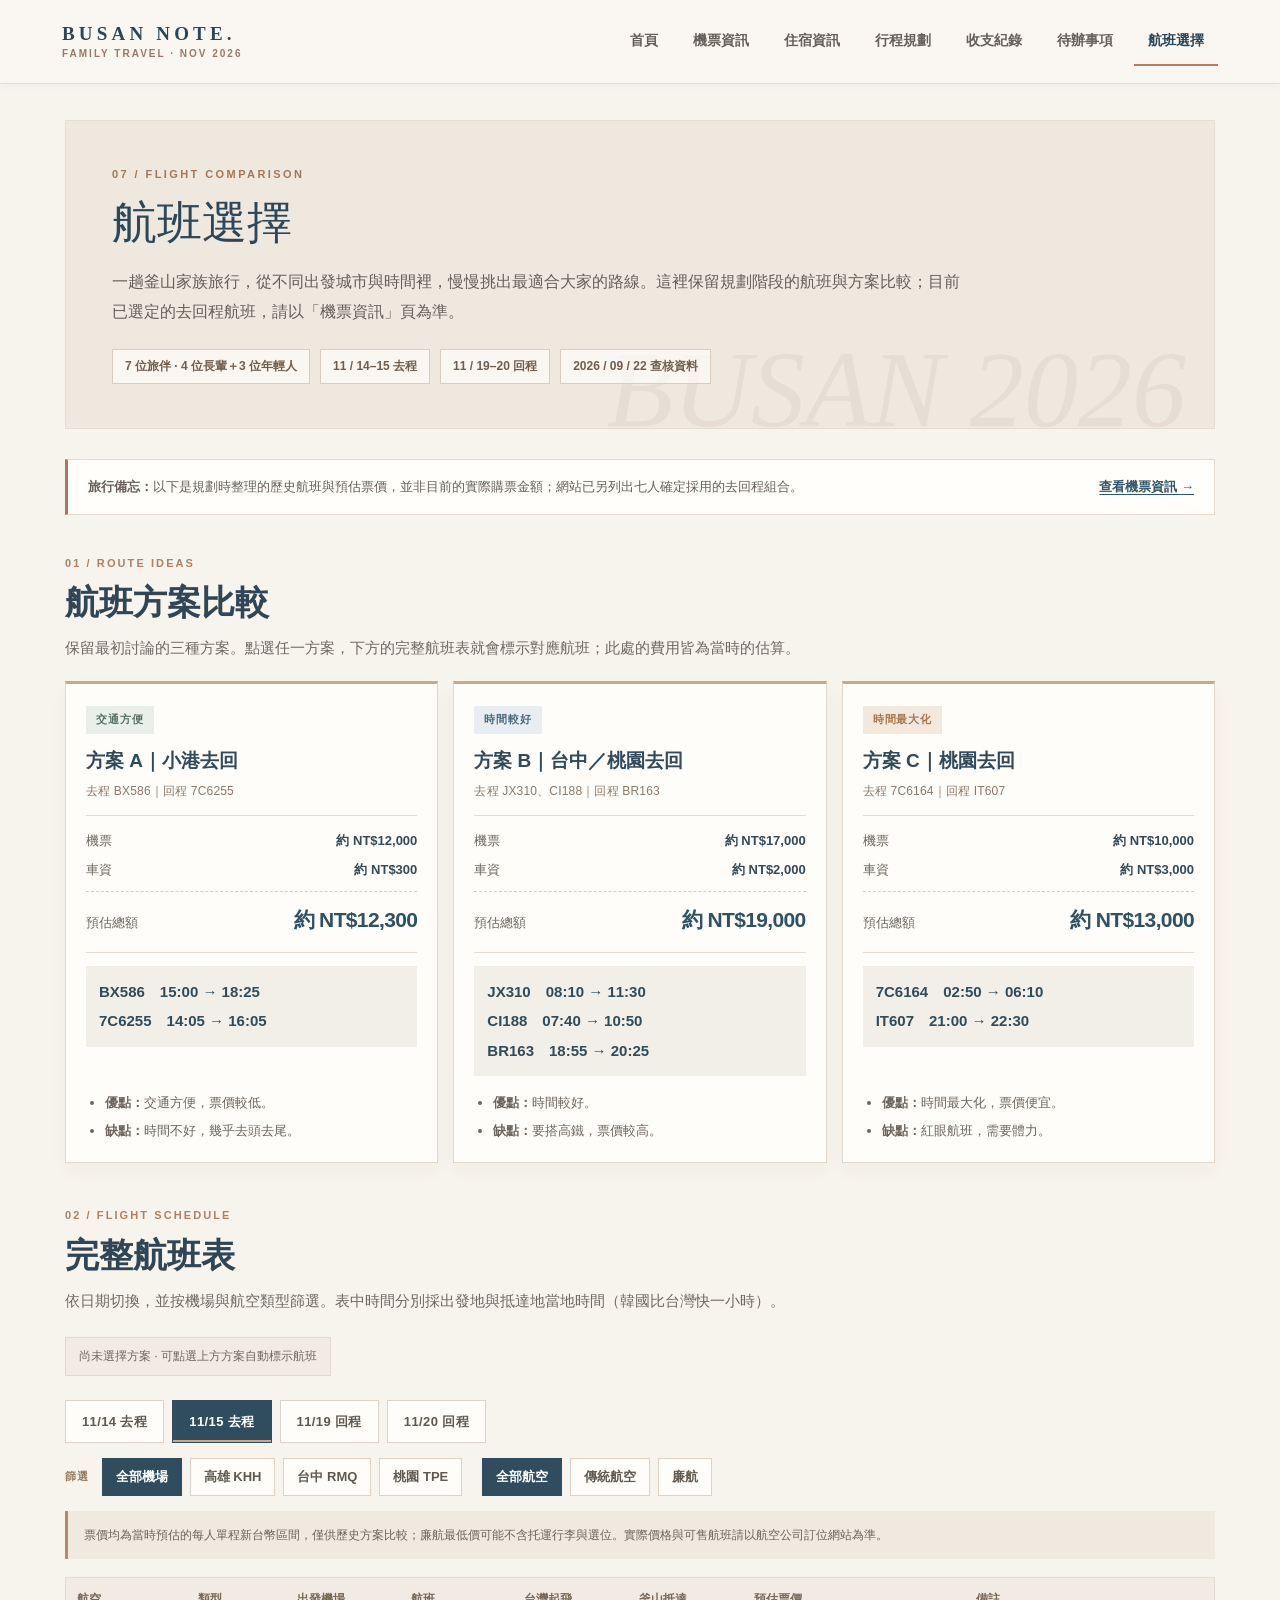
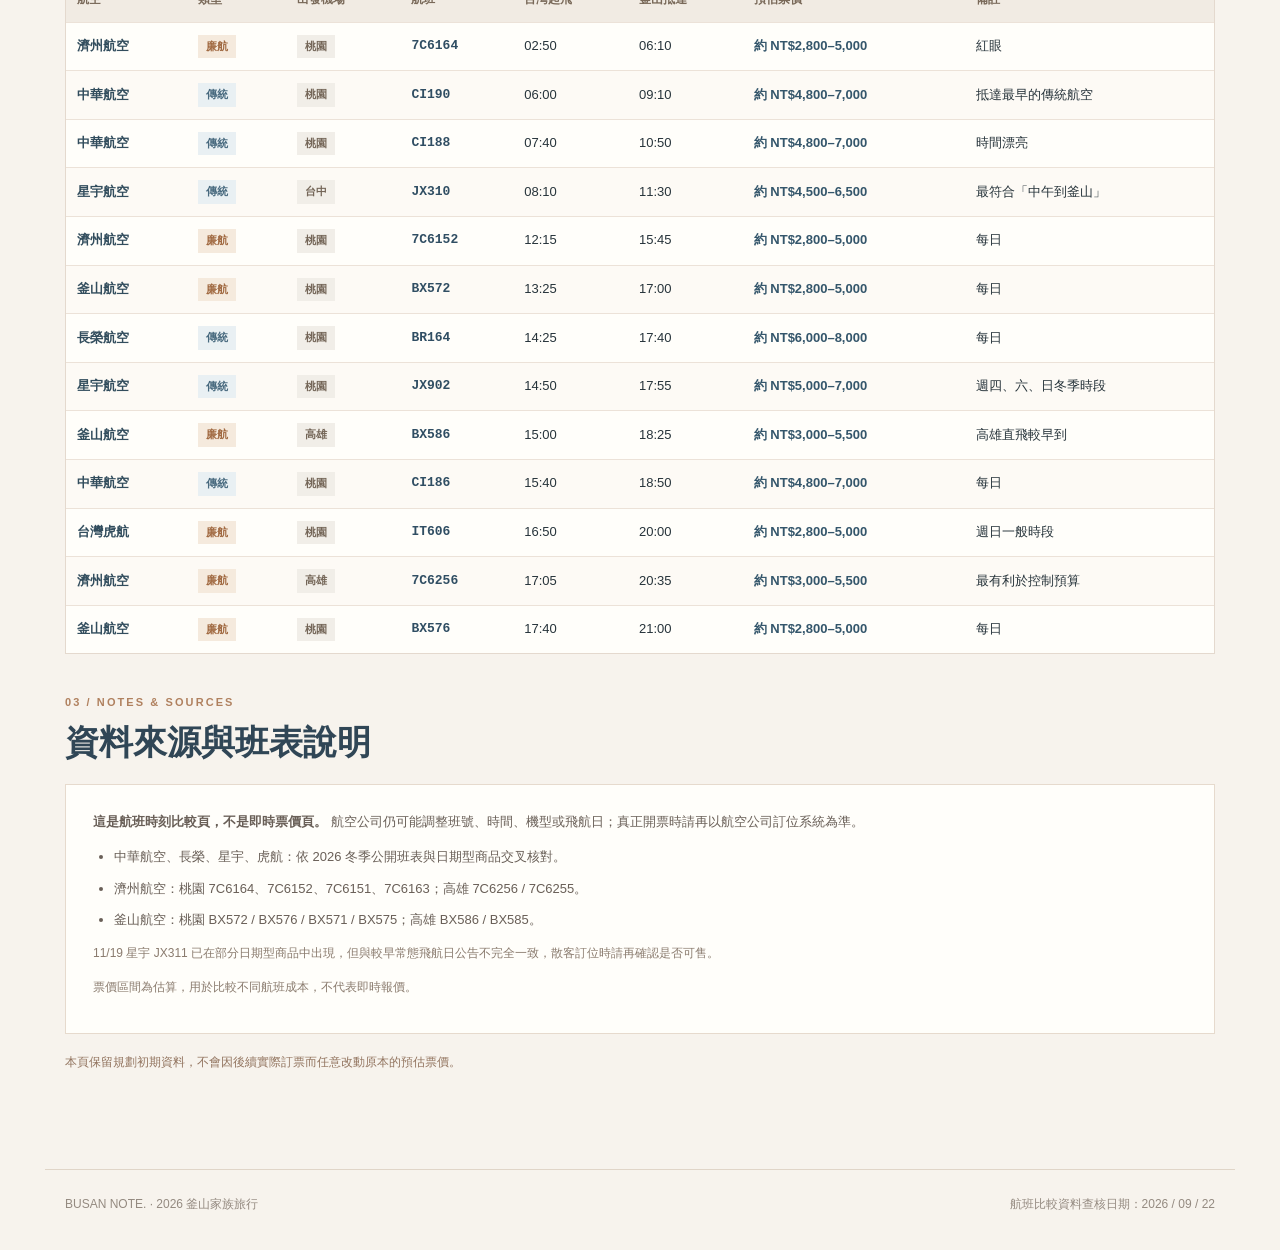
<file: flights.html>
<!doctype html>
<html lang="zh-Hant">
<head>
<meta charset="utf-8"><meta name="viewport" content="width=device-width,initial-scale=1">
<meta name="description" content="2026 釜山家族旅行航班方案與時刻比較：保留 2026/09/22 歷史估算，查看日期、機場、航空公司與票價區間。">
<title>航班選擇｜2026 釜山家族旅行</title>
<link rel="stylesheet" href="site.css">
<link rel="stylesheet" href="flights.css">
</head>
<body>
<header class="site-nav"><div class="site-nav-inner">
<a class="site-brand" href="index.html" aria-label="釜山家族旅行首頁"><strong>BUSAN NOTE.</strong><small>FAMILY TRAVEL · NOV 2026</small></a>
<nav class="site-links" aria-label="網站分頁">
<a href="index.html">首頁</a><a href="tickets.html">機票資訊</a><a href="stays.html">住宿資訊</a><a href="itinerary.html">行程規劃</a><a href="ledger.html">收支紀錄</a><a href="todo.html">待辦事項</a><a href="flights.html" aria-current="page">航班選擇</a>
</nav></div></header>
<main class="site-container flight-main">
<section class="page-head">
<span class="kicker">07 / FLIGHT COMPARISON</span>
<h1>航班選擇</h1>
<p>一趟釜山家族旅行，從不同出發城市與時間裡，慢慢挑出最適合大家的路線。這裡保留規劃階段的航班與方案比較；目前已選定的去回程航班，請以「機票資訊」頁為準。</p>
<div class="flight-intro-meta" aria-label="歷史航班比較範圍">
<span>7 位旅伴 · 4 位長輩＋3 位年輕人</span>
<span>11 / 14–15 去程</span>
<span>11 / 19–20 回程</span>
<span>2026 / 09 / 22 查核資料</span>
</div>
</section>
<div class="flight-context" role="note"><p><strong>旅行備忘：</strong>以下是規劃時整理的歷史航班與預估票價，並非目前的實際購票金額；網站已另列出七人確定採用的去回程組合。</p><a href="tickets.html">查看機票資訊 →</a></div>

<section class="flight-section" aria-labelledby="schemeTitle">
<div class="flight-section-heading">
<div class="section-overline">01 / ROUTE IDEAS</div>
<h2 class="section-title" id="schemeTitle">航班方案比較</h2>
<p class="section-desc">保留最初討論的三種方案。點選任一方案，下方的完整航班表就會標示對應航班；此處的費用皆為當時的估算。</p>
</div>
<div class="cards">
<div class="card" data-scheme="A" data-flights="out15:BX586,back19:7C6255" tabindex="0"><span class="tag green">交通方便</span><h3>方案 A｜小港去回</h3><div class="route">去程 BX586｜回程 7C6255</div><div class="scheme-price"><div class="price-line"><span>機票</span><strong>約 NT$12,000</strong></div><div class="price-line"><span>車資</span><strong>約 NT$300</strong></div><div class="price-total"><span>預估總額</span><strong>約 NT$12,300</strong></div></div><div class="time">BX586　15:00 → 18:25<br>7C6255　14:05 → 16:05</div><ul><li><strong>優點：</strong>交通方便，票價較低。</li><li><strong>缺點：</strong>時間不好，幾乎去頭去尾。</li></ul></div>
<div class="card" data-scheme="B" data-flights="out15:JX310,out15:CI188,back19:BR163" tabindex="0"><span class="tag blue">時間較好</span><h3>方案 B｜台中／桃園去回</h3><div class="route">去程 JX310、CI188｜回程 BR163</div><div class="scheme-price"><div class="price-line"><span>機票</span><strong>約 NT$17,000</strong></div><div class="price-line"><span>車資</span><strong>約 NT$2,000</strong></div><div class="price-total"><span>預估總額</span><strong>約 NT$19,000</strong></div></div><div class="time">JX310　08:10 → 11:30<br>CI188　07:40 → 10:50<br>BR163　18:55 → 20:25</div><ul><li><strong>優點：</strong>時間較好。</li><li><strong>缺點：</strong>要搭高鐵，票價較高。</li></ul></div>
<div class="card" data-scheme="C" data-flights="out15:7C6164,back19:IT607" tabindex="0"><span class="tag orange">時間最大化</span><h3>方案 C｜桃園去回</h3><div class="route">去程 7C6164｜回程 IT607</div><div class="scheme-price"><div class="price-line"><span>機票</span><strong>約 NT$10,000</strong></div><div class="price-line"><span>車資</span><strong>約 NT$3,000</strong></div><div class="price-total"><span>預估總額</span><strong>約 NT$13,000</strong></div></div><div class="time">7C6164　02:50 → 06:10<br>IT607　21:00 → 22:30</div><ul><li><strong>優點：</strong>時間最大化，票價便宜。</li><li><strong>缺點：</strong>紅眼航班，需要體力。</li></ul></div>
</div>
</section>

<section class="flight-section flight-table-top" aria-labelledby="flightTableTitle">
<div class="flight-section-heading">
<div class="section-overline">02 / FLIGHT SCHEDULE</div>
<h2 class="section-title" id="flightTableTitle">完整航班表</h2>
<p class="section-desc">依日期切換，並按機場與航空類型篩選。表中時間分別採出發地與抵達地當地時間（韓國比台灣快一小時）。</p>
</div>
<div id="selectedSchemeStatus" class="selected-scheme-status" role="status" aria-live="polite">尚未選擇方案 · 可點選上方方案自動標示航班</div>
<div class="tabs" role="group" aria-label="航班日期">
<button class="tab" data-panel="out14" type="button">11/14 去程</button>
<button class="tab active" data-panel="out15" type="button">11/15 去程</button>
<button class="tab" data-panel="back19" type="button">11/19 回程</button>
<button class="tab" data-panel="back20" type="button">11/20 回程</button>
</div>
<div class="filters" role="group" aria-label="航班篩選">
<button class="airport-filter active" data-airport="ALL" type="button">全部機場</button>
<button class="airport-filter" data-airport="KHH" type="button">高雄 KHH</button>
<button class="airport-filter" data-airport="RMQ" type="button">台中 RMQ</button>
<button class="airport-filter" data-airport="TPE" type="button">桃園 TPE</button>
<button class="type-filter active" data-type="ALL" type="button">全部航空</button>
<button class="type-filter" data-type="FSC" type="button">傳統航空</button>
<button class="type-filter" data-type="LCC" type="button">廉航</button>
</div>
<div class="fare-note">票價均為當時預估的每人單程新台幣區間，僅供歷史方案比較；廉航最低價可能不含托運行李與選位。實際價格與可售航班請以航空公司訂位網站為準。</div>
<div id="tables"></div>
</section>

<section class="flight-section" aria-labelledby="sourcesTitle">
<div class="flight-section-heading"><div class="section-overline">03 / NOTES & SOURCES</div><h2 class="section-title" id="sourcesTitle">資料來源與班表說明</h2></div>
<div class="sources"><p><b>這是航班時刻比較頁，不是即時票價頁。</b> 航空公司仍可能調整班號、時間、機型或飛航日；真正開票時請再以航空公司訂位系統為準。</p><ul><li>中華航空、長榮、星宇、虎航：依 2026 冬季公開班表與日期型商品交叉核對。</li><li>濟州航空：桃園 7C6164、7C6152、7C6151、7C6163；高雄 7C6256 / 7C6255。</li><li>釜山航空：桃園 BX572 / BX576 / BX571 / BX575；高雄 BX586 / BX585。</li></ul><p class="small">11/19 星宇 JX311 已在部分日期型商品中出現，但與較早常態飛航日公告不完全一致，散客訂位時請再確認是否可售。</p><p class="small">票價區間為估算，用於比較不同航班成本，不代表即時報價。</p></div>
<p class="archive-note">本頁保留規劃初期資料，不會因後續實際訂票而任意改動原本的預估票價。</p>
</section>
</main>
<footer class="site-footer"><span>BUSAN NOTE. · 2026 釜山家族旅行</span><span>航班比較資料查核日期：2026 / 09 / 22</span></footer>
<script>
const D={
out14:[
["TPE","LCC","7C6164","濟州航空","廉航","桃園","02:50","06:10","約 NT$2,800–5,000","紅眼"],["TPE","FSC","CI190","中華航空","傳統","桃園","06:00","09:10","約 NT$4,800–7,000","六、日等特定日增班"],["TPE","FSC","CI188","中華航空","傳統","桃園","07:40","10:50","約 NT$4,800–7,000","每日"],["TPE","LCC","7C6152","濟州航空","廉航","桃園","12:15","15:45","約 NT$2,800–5,000","每日"],["TPE","LCC","BX572","釜山航空","廉航","桃園","13:25","17:00","約 NT$2,800–5,000","每日"],["TPE","FSC","BR164","長榮航空","傳統","桃園","14:25","17:40","約 NT$6,000–8,000","每日"],["TPE","FSC","JX902","星宇航空","傳統","桃園","14:50","17:55","約 NT$5,000–7,000","週四、六、日冬季時段"],["KHH","LCC","BX586","釜山航空","廉航","高雄","15:00","18:25","約 NT$3,000–5,500","每日"],["TPE","FSC","CI186","中華航空","傳統","桃園","15:40","18:50","約 NT$4,800–7,000","每日"],["TPE","LCC","IT606","台灣虎航","廉航","桃園","16:50","20:05","約 NT$2,800–5,000","週六時段"],["KHH","LCC","7C6256","濟州航空","廉航","高雄","17:05","20:35","約 NT$3,000–5,500","高雄最晚，但仍早於 20:00 起飛"],["TPE","LCC","BX576","釜山航空","廉航","桃園","17:40","21:00","約 NT$2,800–5,000","每日"]],
out15:[
["TPE","LCC","7C6164","濟州航空","廉航","桃園","02:50","06:10","約 NT$2,800–5,000","紅眼"],["TPE","FSC","CI190","中華航空","傳統","桃園","06:00","09:10","約 NT$4,800–7,000","抵達最早的傳統航空"],["TPE","FSC","CI188","中華航空","傳統","桃園","07:40","10:50","約 NT$4,800–7,000","時間漂亮"],["RMQ","FSC","JX310","星宇航空","傳統","台中","08:10","11:30","約 NT$4,500–6,500","最符合「中午到釜山」"],["TPE","LCC","7C6152","濟州航空","廉航","桃園","12:15","15:45","約 NT$2,800–5,000","每日"],["TPE","LCC","BX572","釜山航空","廉航","桃園","13:25","17:00","約 NT$2,800–5,000","每日"],["TPE","FSC","BR164","長榮航空","傳統","桃園","14:25","17:40","約 NT$6,000–8,000","每日"],["TPE","FSC","JX902","星宇航空","傳統","桃園","14:50","17:55","約 NT$5,000–7,000","週四、六、日冬季時段"],["KHH","LCC","BX586","釜山航空","廉航","高雄","15:00","18:25","約 NT$3,000–5,500","高雄直飛較早到"],["TPE","FSC","CI186","中華航空","傳統","桃園","15:40","18:50","約 NT$4,800–7,000","每日"],["TPE","LCC","IT606","台灣虎航","廉航","桃園","16:50","20:00","約 NT$2,800–5,000","週日一般時段"],["KHH","LCC","7C6256","濟州航空","廉航","高雄","17:05","20:35","約 NT$3,000–5,500","最有利於控制預算"],["TPE","LCC","BX576","釜山航空","廉航","桃園","17:40","21:00","約 NT$2,800–5,000","每日"]],
back19:[
["TPE","LCC","7C6151","濟州航空","廉航","桃園","09:35","11:15","約 NT$2,500–5,000","太早離開釜山"],["TPE","LCC","BX571","釜山航空","廉航","桃園","10:50","12:25","約 NT$2,500–5,000","每日"],["TPE","FSC","CI189","中華航空","傳統","桃園","11:50","13:30","約 NT$4,500–7,000","每日"],["KHH","LCC","BX585","釜山航空","廉航","高雄","12:00","14:00","約 NT$2,800–5,000","每日"],["RMQ","FSC","JX311","星宇航空","傳統","台中","12:30","14:00","約 NT$4,500–6,500","11/19 日期型商品有列班；散客訂位前請再確認"],["KHH","LCC","7C6255","濟州航空","廉航","高雄","14:05","16:05","約 NT$3,500–5,500","回小港首選"],["TPE","LCC","BX575","釜山航空","廉航","桃園","15:00","16:40","約 NT$2,500–5,000","每日"],["TPE","FSC","BR163","長榮航空","傳統","桃園","18:55","20:25","約 NT$6,000–8,000","晚班選擇"],["TPE","FSC","JX903","星宇航空","傳統","桃園","18:55","20:40","約 NT$5,000–7,000","週四冬季時段"],["TPE","FSC","CI187","中華航空","傳統","桃園","19:50","21:30","約 NT$4,500–7,000","每日"],["TPE","LCC","IT607","台灣虎航","廉航","桃園","21:00","22:30","約 NT$2,800–5,000","週四時段"],["TPE","LCC","7C6163","濟州航空","廉航","桃園","22:00","23:50","約 NT$2,500–5,000","抵達時間較晚"]],
back20:[
["TPE","LCC","7C6151","濟州航空","廉航","桃園","09:35","11:15","約 NT$2,500–5,000","每日"],["TPE","LCC","BX571","釜山航空","廉航","桃園","10:50","12:25","約 NT$2,500–5,000","每日"],["TPE","FSC","CI189","中華航空","傳統","桃園","11:50","13:30","約 NT$4,500–7,000","每日"],["KHH","LCC","BX585","釜山航空","廉航","高雄","12:00","14:00","約 NT$2,800–5,000","每日"],["RMQ","FSC","JX311","星宇航空","傳統","台中","12:30","14:00","約 NT$4,500–6,500","週五常態班"],["TPE","FSC","JX901","星宇航空","傳統","桃園","12:30","14:15","約 NT$5,000–7,000","2026 冬季週五時段"],["KHH","LCC","7C6255","濟州航空","廉航","高雄","14:05","16:05","約 NT$3,500–5,500","回小港首選"],["TPE","LCC","BX575","釜山航空","廉航","桃園","15:00","16:40","約 NT$2,500–5,000","每日"],["TPE","FSC","BR163","長榮航空","傳統","桃園","18:55","20:25","約 NT$6,000–8,000","可保留大半天行程"],["TPE","FSC","CI187","中華航空","傳統","桃園","19:50","21:30","約 NT$4,500–7,000","每日"],["TPE","LCC","IT607","台灣虎航","廉航","桃園","20:50","22:30","約 NT$2,800–5,000","想玩到晚上的廉航選擇"],["TPE","LCC","7C6163","濟州航空","廉航","桃園","22:00","23:50","約 NT$2,500–5,000","抵達時間較晚"]]};
const panels={out14:["11/14 去程","出發機場","台灣起飛","釜山抵達"],out15:["11/15 去程","出發機場","台灣起飛","釜山抵達"],back19:["11/19 回程","抵達機場","釜山起飛","台灣抵達"],back20:["11/20 回程","抵達機場","釜山起飛","台灣抵達"]};
let airport="ALL",type="ALL",active="out15";
function render(){const root=document.getElementById("tables");root.innerHTML="";Object.entries(panels).forEach(([id,p])=>{const s=document.createElement("section");s.id=id;s.className="date-panel"+(id===active?" active":"");let rows=D[id].map(r=>`<tr data-airport="${r[0]}" data-type="${r[1]}" data-flight="${r[2]}"><td class="airline">${r[3]}</td><td><span class="badge ${r[1]==="LCC"?"lcc":"fsc"}">${r[4]}</span></td><td><span class="badge airport">${r[5]}</span></td><td class="flight">${r[2]}</td><td>${r[6]}</td><td>${r[7]}</td><td class="fare">${r[8]}</td><td>${r[9]}</td></tr>`).join("");s.innerHTML=`<div class="table-wrap"><table><thead><tr><th>航空</th><th>類型</th><th>${p[1]}</th><th>航班</th><th>${p[2]}</th><th>${p[3]}</th><th>預估票價</th><th>備註</th></tr></thead><tbody>${rows}</tbody></table></div>`;root.appendChild(s)});filterRows();applyExistingHighlights()}
function filterRows(){document.querySelectorAll(".date-panel.active tbody tr").forEach(r=>{r.style.display=((airport==="ALL"||r.dataset.airport===airport)&&(type==="ALL"||r.dataset.type===type))?"":"none"})}
function activateTab(id){active=id;document.querySelectorAll(".tab").forEach(b=>b.classList.toggle("active",b.dataset.panel===id));document.querySelectorAll(".date-panel").forEach(s=>s.classList.toggle("active",s.id===id));filterRows()}
let selectedPairs=[];function applyExistingHighlights(){selectedPairs.forEach(x=>{const [p,f]=x.split(":");document.querySelectorAll(`#${p} tr[data-flight="${f}"]`).forEach(r=>r.classList.add("scheme-highlight"))})}
function applyScheme(c){document.querySelectorAll(".card").forEach(x=>x.classList.toggle("selected",x===c));selectedPairs=c.dataset.flights.split(",");airport="ALL";type="ALL";document.querySelectorAll(".airport-filter,.type-filter").forEach(b=>b.classList.toggle("active",b.dataset.airport==="ALL"||b.dataset.type==="ALL"));document.querySelectorAll(".scheme-highlight").forEach(r=>r.classList.remove("scheme-highlight"));applyExistingHighlights();if(selectedPairs.length)activateTab(selectedPairs[0].split(":")[0]);const st=document.getElementById("selectedSchemeStatus");st.textContent="目前選擇："+c.querySelector("h3").textContent+"（黃色標示為此方案航班）";st.classList.add("active");document.getElementById("flightTableTitle")?.scrollIntoView({behavior:"smooth",block:"start"})}
render();document.querySelectorAll(".tab").forEach(b=>b.onclick=()=>activateTab(b.dataset.panel));document.querySelectorAll(".airport-filter").forEach(b=>b.onclick=()=>{document.querySelectorAll(".airport-filter").forEach(x=>x.classList.remove("active"));b.classList.add("active");airport=b.dataset.airport;filterRows()});document.querySelectorAll(".type-filter").forEach(b=>b.onclick=()=>{document.querySelectorAll(".type-filter").forEach(x=>x.classList.remove("active"));b.classList.add("active");type=b.dataset.type;filterRows()});document.querySelectorAll(".card").forEach(c=>{c.onclick=()=>applyScheme(c);c.onkeydown=e=>{if(e.key==="Enter"||e.key===" "){e.preventDefault();applyScheme(c)}}});
</script>
</body>
</html>
</file>
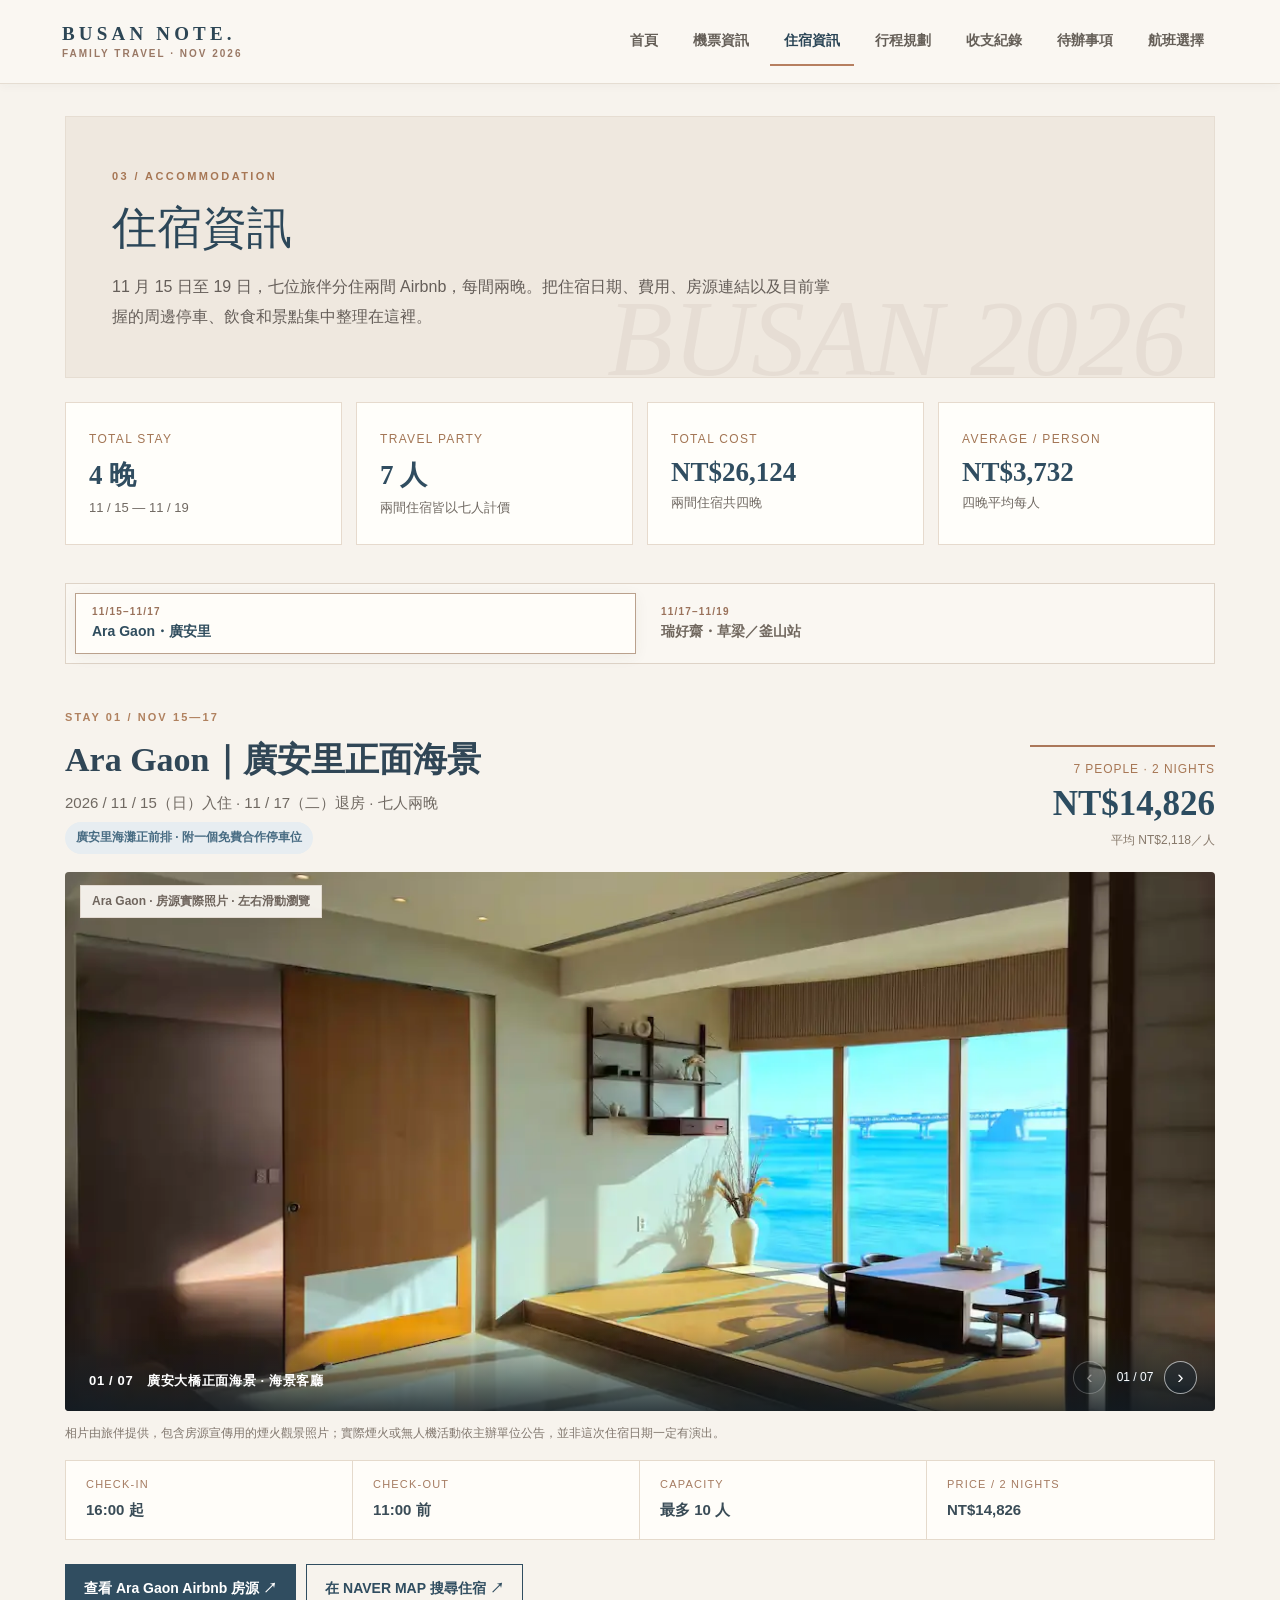
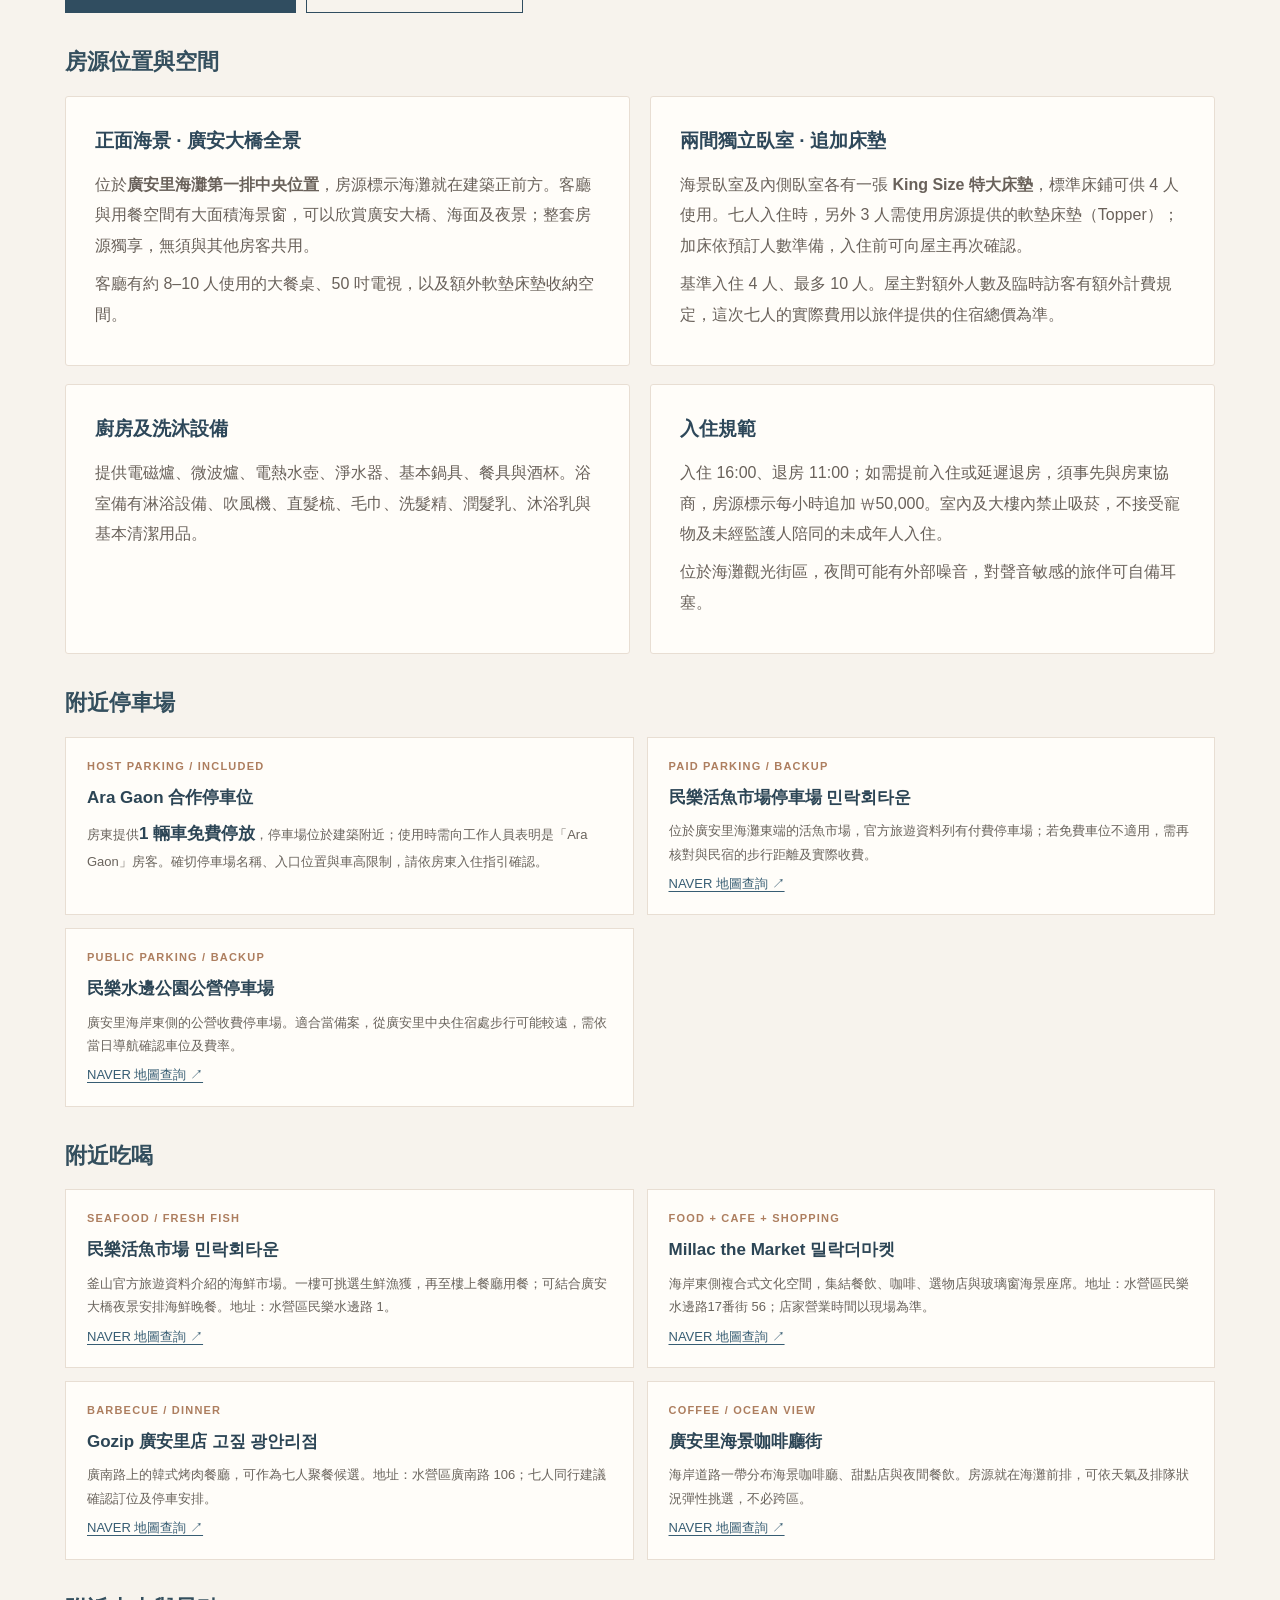
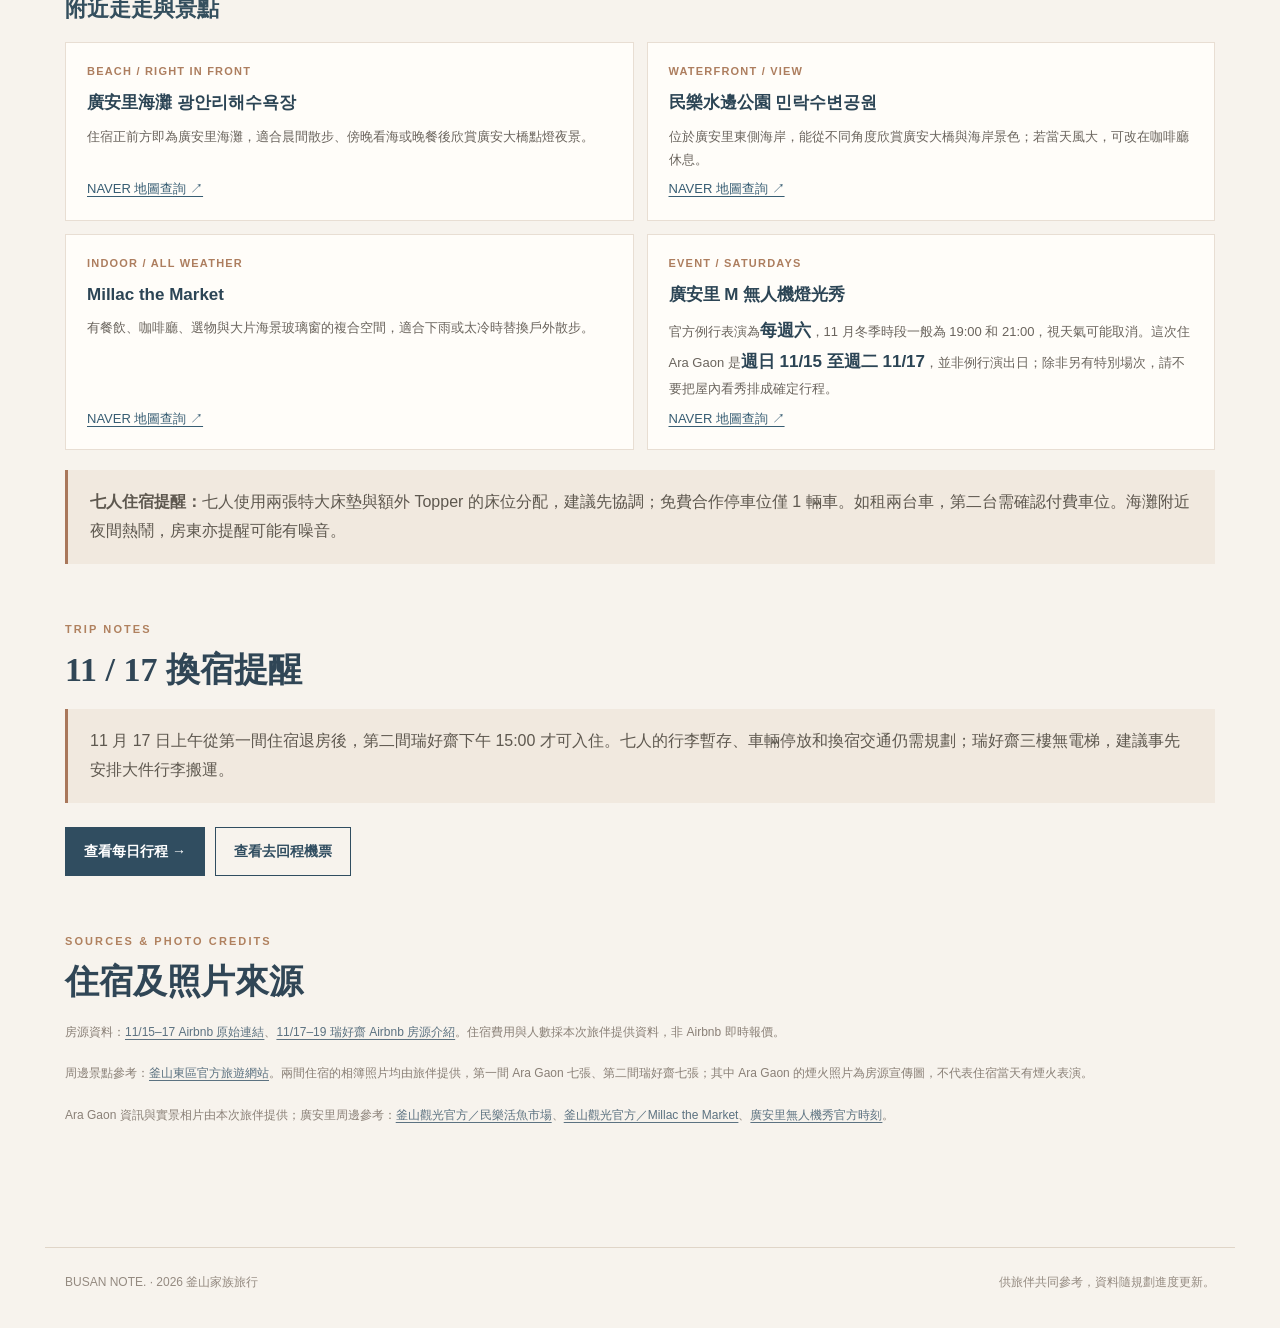
<file: stays.html>
<!doctype html>
<html lang="zh-Hant"><head><meta charset="utf-8"><meta name="viewport" content="width=device-width,initial-scale=1"><meta name="description" content="2026 釜山家族旅行住宿資訊：兩間 Airbnb、日期、費用、釜山站周邊停車場與美食景點"><title>住宿資訊｜2026 釜山家族旅行</title><link rel="stylesheet" href="site.css?v=20261014-staytabs2"></head>
<body><header class="site-nav"><div class="site-nav-inner"><a class="site-brand" href="index.html" aria-label="釜山家族旅行首頁"><strong>BUSAN NOTE.</strong><small>FAMILY TRAVEL · NOV 2026</small></a><nav class="site-links" aria-label="網站分頁"><a href="index.html">首頁</a><a href="tickets.html">機票資訊</a><a href="stays.html" aria-current="page">住宿資訊</a><a href="itinerary.html">行程規劃</a><a href="ledger.html">收支紀錄</a><a href="todo.html">待辦事項</a><a href="flights.html">航班選擇</a></nav></div></header>
<main class="site-container">
<div class="page-head"><span class="kicker">03 / ACCOMMODATION</span><h1>住宿資訊</h1><p>11 月 15 日至 19 日，七位旅伴分住兩間 Airbnb，每間兩晚。把住宿日期、費用、房源連結以及目前掌握的周邊停車、飲食和景點集中整理在這裡。</p></div>
<div class="stay-summary">
<div class="info-cell"><small>TOTAL STAY</small><strong>4 晚</strong><p style="margin:3px 0;color:#706962;font-size:13px">11 / 15 — 11 / 19</p></div>
<div class="info-cell"><small>TRAVEL PARTY</small><strong>7 人</strong><p style="margin:3px 0;color:#706962;font-size:13px">兩間住宿皆以七人計價</p></div>
<div class="info-cell"><small>TOTAL COST</small><strong>NT$26,124</strong><p style="margin:3px 0;color:#706962;font-size:13px">兩間住宿共四晚</p></div>
<div class="info-cell"><small>AVERAGE / PERSON</small><strong>NT$3,732</strong><p style="margin:3px 0;color:#706962;font-size:13px">四晚平均每人</p></div>
</div>
<div class="stay-tabs-toolbar">
  <div class="stay-tabs" role="tablist" aria-label="住宿日期">
    <button class="stay-tab active" type="button" data-stay-target="stay1" role="tab" aria-selected="true">
      <span>11/15–11/17</span><strong>Ara Gaon・廣安里</strong>
    </button>
    <button class="stay-tab" type="button" data-stay-target="stay2" role="tab" aria-selected="false">
      <span>11/17–11/19</span><strong>瑞好齋・草梁／釜山站</strong>
    </button>
  </div>
</div>
<section class="stay-entry stay-panel" id="stay1">
<div class="stay-entry-head"><div><span class="section-overline">STAY 01 / NOV 15—17</span><h2 class="section-title">Ara Gaon｜廣安里正面海景</h2><p class="section-desc">2026 / 11 / 15（日）入住 · 11 / 17（二）退房 · 七人兩晚</p><span class="status-chip blue">廣安里海灘正前排 · 附一個免費合作停車位</span></div><div class="stay-price"><small>7 PEOPLE · 2 NIGHTS</small><strong>NT$14,826</strong><span>平均 NT$2,118／人</span></div></div>
<div class="stay-gallery" data-gallery="stay1">
<div class="stay-gallery-headnote">Ara Gaon · 房源實際照片 · 左右滑動瀏覽</div>
<div class="stay-gallery-view" tabindex="0" aria-label="Ara Gaon 房源實景相簿，共七張，可左右滑動">
<figure class="stay-gallery-item"><img src="assets/ara-living-ocean.webp" alt="落地窗面向廣安大橋的海景客廳" loading="eager" decoding="async"><figcaption>01 / 07　廣安大橋正面海景 · 海景客廳</figcaption></figure>
<figure class="stay-gallery-item"><img src="assets/ara-sunset-bridge.webp" alt="室內窗前夕陽映照廣安大橋與海面" loading="lazy" decoding="async"><figcaption>02 / 07　窗前夕陽 · 廣安大橋</figcaption></figure>
<figure class="stay-gallery-item"><img src="assets/ara-sea-view-tatami.webp" alt="日式榻榻米區、座桌及海景落地窗" loading="lazy" decoding="async"><figcaption>03 / 07　榻榻米區 · 海景用餐</figcaption></figure>
<figure class="stay-gallery-item"><img src="assets/ara-bridge-panorama.webp" alt="客廳大片落地窗正面廣安大橋全景" loading="lazy" decoding="async"><figcaption>04 / 07　廣安大橋 · 全景視角</figcaption></figure>
<figure class="stay-gallery-item"><img src="assets/ara-fireworks-promo.webp" alt="房源提供之煙火觀景宣傳示意照片" loading="lazy" decoding="async"><figcaption>05 / 07　房源提供 · 煙火觀景宣傳照（非住宿期間活動保證）</figcaption></figure>
<figure class="stay-gallery-item"><img src="assets/ara-kitchen.webp" alt="廚房家電、微波爐與生活設備" loading="lazy" decoding="async"><figcaption>06 / 07　廚房 · 生活設備</figcaption></figure>
<figure class="stay-gallery-item"><img src="assets/ara-dining-living.webp" alt="開放式餐桌、電視與海景公共空間" loading="lazy" decoding="async"><figcaption>07 / 07　大型餐桌 · 寬敞公共空間</figcaption></figure>
</div>
<div class="stay-gallery-controls"><button type="button" data-prev aria-label="上一張" disabled>‹</button><span class="stay-gallery-count">01 / 07</span><button type="button" data-next aria-label="下一張">›</button></div>
</div>
<p class="stay-gallery-foot">相片由旅伴提供，包含房源宣傳用的煙火觀景照片；實際煙火或無人機活動依主辦單位公告，並非這次住宿日期一定有演出。</p>
<div class="stay-meta"><div><small>CHECK-IN</small><strong>16:00 起</strong></div><div><small>CHECK-OUT</small><strong>11:00 前</strong></div><div><small>CAPACITY</small><strong>最多 10 人</strong></div><div><small>PRICE / 2 NIGHTS</small><strong>NT$14,826</strong></div></div>
<div class="link-row"><a class="btn-link" href="https://www.airbnb.com.tw/rooms/1755014583623517500?guests=1&adults=1&s=67&unique_share_id=e9168d40-3aca-4394-ac93-aa11f301dde6" target="_blank" rel="noopener noreferrer">查看 Ara Gaon Airbnb 房源 ↗</a><a class="btn-link outline" href="https://map.naver.com/p/search/%EC%95%84%EB%9D%BC%EA%B0%80%EC%98%A8%20%EA%B4%91%EC%95%88%EB%A6%AC%20%EB%B6%80%EC%82%B0" target="_blank" rel="noopener noreferrer">在 NAVER MAP 搜尋住宿 ↗</a></div>
<h3 class="stay-subtitle">房源位置與空間</h3>
<div class="two-col"><div class="soft-panel"><h3>正面海景 · 廣安大橋全景</h3><p>位於<strong>廣安里海灘第一排中央位置</strong>，房源標示海灘就在建築正前方。客廳與用餐空間有大面積海景窗，可以欣賞廣安大橋、海面及夜景；整套房源獨享，無須與其他房客共用。</p><p>客廳有約 8–10 人使用的大餐桌、50 吋電視，以及額外軟墊床墊收納空間。</p></div>
<div class="soft-panel"><h3>兩間獨立臥室 · 追加床墊</h3><p>海景臥室及內側臥室各有一張 <strong>King Size 特大床墊</strong>，標準床鋪可供 4 人使用。七人入住時，另外 3 人需使用房源提供的軟墊床墊（Topper）；加床依預訂人數準備，入住前可向屋主再次確認。</p><p>基準入住 4 人、最多 10 人。屋主對額外人數及臨時訪客有額外計費規定，這次七人的實際費用以旅伴提供的住宿總價為準。</p></div></div>
<div class="two-col" style="margin-top:18px"><div class="soft-panel"><h3>廚房及洗沐設備</h3><p>提供電磁爐、微波爐、電熱水壺、淨水器、基本鍋具、餐具與酒杯。浴室備有淋浴設備、吹風機、直髮梳、毛巾、洗髮精、潤髮乳、沐浴乳與基本清潔用品。</p></div><div class="soft-panel"><h3>入住規範</h3><p>入住 16:00、退房 11:00；如需提前入住或延遲退房，須事先與房東協商，房源標示每小時追加 ₩50,000。室內及大樓內禁止吸菸，不接受寵物及未經監護人陪同的未成年人入住。</p><p>位於海灘觀光街區，夜間可能有外部噪音，對聲音敏感的旅伴可自備耳塞。</p></div></div>
<h3 class="stay-subtitle">附近停車場</h3>
<div class="stay-places">
<div class="stay-place"><small>HOST PARKING / INCLUDED</small><strong>Ara Gaon 合作停車位</strong><p>房東提供<strong>1 輛車免費停放</strong>，停車場位於建築附近；使用時需向工作人員表明是「Ara Gaon」房客。確切停車場名稱、入口位置與車高限制，請依房東入住指引確認。</p></div>
<div class="stay-place"><small>PAID PARKING / BACKUP</small><strong>民樂活魚市場停車場 민락회타운</strong><p>位於廣安里海灘東端的活魚市場，官方旅遊資料列有付費停車場；若免費車位不適用，需再核對與民宿的步行距離及實際收費。</p><a href="https://map.naver.com/p/search/%EB%AF%BC%EB%9D%BD%ED%9A%8C%ED%83%80%EC%9A%B4%20%EC%A3%BC%EC%B0%A8%EC%9E%A5%20%EB%B6%80%EC%82%B0" target="_blank" rel="noopener noreferrer">NAVER 地圖查詢 ↗</a></div>
<div class="stay-place"><small>PUBLIC PARKING / BACKUP</small><strong>民樂水邊公園公營停車場</strong><p>廣安里海岸東側的公營收費停車場。適合當備案，從廣安里中央住宿處步行可能較遠，需依當日導航確認車位及費率。</p><a href="https://map.naver.com/p/search/%EB%AF%BC%EB%9D%BD%EC%88%98%EB%B3%80%EA%B3%B5%EC%9B%90%20%EA%B3%B5%EC%98%81%EC%A3%BC%EC%B0%A8%EC%9E%A5%20%EB%B6%80%EC%82%B0" target="_blank" rel="noopener noreferrer">NAVER 地圖查詢 ↗</a></div>
</div>
<h3 class="stay-subtitle">附近吃喝</h3>
<div class="stay-places">
<div class="stay-place"><small>SEAFOOD / FRESH FISH</small><strong>民樂活魚市場 민락회타운</strong><p>釜山官方旅遊資料介紹的海鮮市場。一樓可挑選生鮮漁獲，再至樓上餐廳用餐；可結合廣安大橋夜景安排海鮮晚餐。地址：水營區民樂水邊路 1。</p><a href="https://map.naver.com/p/search/%EB%AF%BC%EB%9D%BD%ED%9A%8C%ED%83%80%EC%9A%B4%20%EB%B6%80%EC%82%B0" target="_blank" rel="noopener noreferrer">NAVER 地圖查詢 ↗</a></div>
<div class="stay-place"><small>FOOD + CAFE + SHOPPING</small><strong>Millac the Market 밀락더마켓</strong><p>海岸東側複合式文化空間，集結餐飲、咖啡、選物店與玻璃窗海景座席。地址：水營區民樂水邊路17番街 56；店家營業時間以現場為準。</p><a href="https://map.naver.com/p/search/%EB%B0%80%EB%9D%BD%EB%8D%94%EB%A7%88%EC%BC%93%20%EB%B6%80%EC%82%B0" target="_blank" rel="noopener noreferrer">NAVER 地圖查詢 ↗</a></div>
<div class="stay-place"><small>BARBECUE / DINNER</small><strong>Gozip 廣安里店 고짚 광안리점</strong><p>廣南路上的韓式烤肉餐廳，可作為七人聚餐候選。地址：水營區廣南路 106；七人同行建議確認訂位及停車安排。</p><a href="https://map.naver.com/p/search/%EA%B3%A0%EC%A7%9A%20%EA%B4%91%EC%95%88%EB%A6%AC%EC%A0%90%20%EB%B6%80%EC%82%B0" target="_blank" rel="noopener noreferrer">NAVER 地圖查詢 ↗</a></div>
<div class="stay-place"><small>COFFEE / OCEAN VIEW</small><strong>廣安里海景咖啡廳街</strong><p>海岸道路一帶分布海景咖啡廳、甜點店與夜間餐飲。房源就在海灘前排，可依天氣及排隊狀況彈性挑選，不必跨區。</p><a href="https://map.naver.com/p/search/%EA%B4%91%EC%95%88%EB%A6%AC%20%EC%98%A4%EC%85%98%EB%B7%B0%20%EC%B9%B4%ED%8E%98%20%EB%B6%80%EC%82%B0" target="_blank" rel="noopener noreferrer">NAVER 地圖查詢 ↗</a></div>
</div>
<h3 class="stay-subtitle">附近走走與景點</h3>
<div class="stay-places">
<div class="stay-place"><small>BEACH / RIGHT IN FRONT</small><strong>廣安里海灘 광안리해수욕장</strong><p>住宿正前方即為廣安里海灘，適合晨間散步、傍晚看海或晚餐後欣賞廣安大橋點燈夜景。</p><a href="https://map.naver.com/p/search/%EA%B4%91%EC%95%88%EB%A6%AC%ED%95%B4%EC%88%98%EC%9A%95%EC%9E%A5%20%EB%B6%80%EC%82%B0" target="_blank" rel="noopener noreferrer">NAVER 地圖查詢 ↗</a></div>
<div class="stay-place"><small>WATERFRONT / VIEW</small><strong>民樂水邊公園 민락수변공원</strong><p>位於廣安里東側海岸，能從不同角度欣賞廣安大橋與海岸景色；若當天風大，可改在咖啡廳休息。</p><a href="https://map.naver.com/p/search/%EB%AF%BC%EB%9D%BD%EC%88%98%EB%B3%80%EA%B3%B5%EC%9B%90%20%EB%B6%80%EC%82%B0" target="_blank" rel="noopener noreferrer">NAVER 地圖查詢 ↗</a></div>
<div class="stay-place"><small>INDOOR / ALL WEATHER</small><strong>Millac the Market</strong><p>有餐飲、咖啡廳、選物與大片海景玻璃窗的複合空間，適合下雨或太冷時替換戶外散步。</p><a href="https://map.naver.com/p/search/%EB%B0%80%EB%9D%BD%EB%8D%94%EB%A7%88%EC%BC%93%20%EB%B6%80%EC%82%B0" target="_blank" rel="noopener noreferrer">NAVER 地圖查詢 ↗</a></div>
<div class="stay-place"><small>EVENT / SATURDAYS</small><strong>廣安里 M 無人機燈光秀</strong><p>官方例行表演為<strong>每週六</strong>，11 月冬季時段一般為 19:00 和 21:00，視天氣可能取消。這次住 Ara Gaon 是<strong>週日 11/15 至週二 11/17</strong>，並非例行演出日；除非另有特別場次，請不要把屋內看秀排成確定行程。</p><a href="https://map.naver.com/p/search/%EA%B4%91%EC%95%88%EB%A6%AC%20%EB%93%9C%EB%A1%A0%EC%87%BC%20%EB%B6%80%EC%82%B0" target="_blank" rel="noopener noreferrer">NAVER 地圖查詢 ↗</a></div>
</div>
<div class="notice" style="margin-top:20px"><strong>七人住宿提醒：</strong>七人使用兩張特大床墊與額外 Topper 的床位分配，建議先協調；免費合作停車位僅 1 輛車。如租兩台車，第二台需確認付費車位。海灘附近夜間熱鬧，房東亦提醒可能有噪音。</div>
</section>
<section class="stay-entry stay-panel" id="stay2" hidden>
<div class="stay-entry-head"><div><span class="section-overline">STAY 02 / NOV 17—19</span><h2 class="section-title">瑞好齋 SEOHOJAE｜釜山站・草梁</h2><p class="section-desc">2026 / 11 / 17（二）入住 · 11 / 19（四）退房 · 七人兩晚</p><span class="status-chip blue">已查閱 Airbnb 公開房源介紹</span></div><div class="stay-price"><small>7 PEOPLE · 2 NIGHTS</small><strong>NT$11,298</strong><span>平均 NT$1,614／人</span></div></div>
<div class="stay-gallery" data-gallery="stay2">
<div class="stay-gallery-headnote">瑞好齋 · 房源實際照片 · 左右滑動瀏覽</div>
<div class="stay-gallery-view" tabindex="0" aria-label="瑞好齋房源實景相簿，共七張，可左右滑動">
<figure class="stay-gallery-item"><img src="assets/seohojae-living-1.webp" alt="瑞好齋客廳正面視角，白色環繞沙發與木質茶几" loading="eager" decoding="async"><figcaption>01 / 07　明亮客廳 · 環繞式沙發</figcaption></figure>
<figure class="stay-gallery-item"><img src="assets/seohojae-living-2.webp" alt="瑞好齋客廳另一側視角，沙發、電視與室內造景" loading="lazy" decoding="async"><figcaption>02 / 07　客廳 · 開放式公共空間</figcaption></figure>
<figure class="stay-gallery-item"><img src="assets/seohojae-living-3.webp" alt="瑞好齋客廳電視牆與沙發近景" loading="lazy" decoding="async"><figcaption>03 / 07　沙發區 · 電視牆</figcaption></figure>
<figure class="stay-gallery-item"><img src="assets/seohojae-kitchen.webp" alt="瑞好齋開放式廚房及中島" loading="lazy" decoding="async"><figcaption>04 / 07　廚房 · 中島與家電</figcaption></figure>
<figure class="stay-gallery-item"><img src="assets/seohojae-dining.webp" alt="瑞好齋長餐桌、座椅及客廳視角" loading="lazy" decoding="async"><figcaption>05 / 07　用餐區 · 長餐桌</figcaption></figure>
<figure class="stay-gallery-item"><img src="assets/seohojae-hall.webp" alt="瑞好齋公共空間走道與客廳" loading="lazy" decoding="async"><figcaption>06 / 07　公共空間 · 玄關走道</figcaption></figure>
<figure class="stay-gallery-item"><img src="assets/seohojae-living-4.webp" alt="瑞好齋客廳俯視角度，可見環繞沙發與廚房方向" loading="lazy" decoding="async"><figcaption>07 / 07　客廳 · 全景視角</figcaption></figure>
</div><div class="stay-gallery-controls"><button type="button" data-prev aria-label="上一張" disabled>‹</button><span class="stay-gallery-count">01 / 07</span><button type="button" data-next aria-label="下一張">›</button></div></div>
<p class="stay-gallery-foot">以上為旅伴提供的七張瑞好齋房源實際照片；可在手機上左右滑動，或使用相簿箭頭瀏覽。</p>
<div class="stay-meta"><div><small>CHECK-IN</small><strong>15:00 起</strong></div><div><small>CHECK-OUT</small><strong>11:00 前</strong></div><div><small>CAPACITY</small><strong>最多 12 人</strong></div><div><small>PRICE / 2 NIGHTS</small><strong>NT$11,298</strong></div></div>
<div class="link-row"><a class="btn-link" target="_blank" rel="noopener noreferrer" href="https://www.airbnb.com.tw/rooms/1604055148350260823?guests=1&adults=1&s=67&unique_share_id=6b7bf725-27ff-406d-8efa-667aeb421389">查看 Airbnb 房源與實際照片 ↗</a><a class="btn-link outline" target="_blank" rel="noopener noreferrer" href="https://map.naver.com/p/search/%EC%B4%88%EB%9F%89%EC%97%AD%203%EB%B2%88%EC%B6%9C%EA%B5%AC%20%EB%B6%80%EC%82%B0">草梁站地圖 ↗</a></div>
<h3 class="stay-subtitle">房源特色與設備</h3>
<div class="two-col"><div class="soft-panel"><h3>三房兩衛，適合七人同行</h3><p>整棟住家式空間約 135 平方公尺（40 坪），房源列有三間臥室、共六張雙人床、兩間浴室，最多可容納十二人；設有客廳、8 人餐桌和廚房，並提供 Wi-Fi、洗衣機及 65 吋智慧電視。</p><p class="note">床位配置依 Airbnb 公開介紹，入住前仍建議與屋主核對床鋪分配。</p></div>
<div class="soft-panel"><h3>交通方便，但沒有電梯</h3><p>房源位於<strong>草梁站 3 號出口附近，步行約 30 秒</strong>；屋主標示到 KTX 釜山站步行約 10 分鐘，下午 3 點入住、上午 11 點退房，支援電子密碼自助入住。</p><p><strong>重要：</strong>房源在三樓、沒有電梯；七人帶行李搬上樓前，請先評估長輩與大件行李的搬運安排。</p></div></div>
<h3 class="stay-subtitle">附近停車場</h3>
<div class="stay-places">
<div class="stay-place"><small>HOST RECOMMENDATION / PARKING</small><strong>新太陽停車場 신태양주차장</strong><p>房源本身沒有停車位。房東指定的私人停車場，標示步行約 30 秒；刊載全日票 ₩13,000。地址：釜山東區中央大路251番街 24。實際價格及車輛高度限制需停車前確認。</p><a target="_blank" rel="noopener noreferrer" href="https://map.naver.com/p/search/%EB%B6%80%EC%82%B0%20%EB%8F%99%EA%B5%AC%20%EC%A4%91%EC%95%99%EB%8C%80%EB%A1%9C251%EB%B2%88%EA%B8%B8%2024%20%EC%8B%A0%ED%83%9C%EC%96%91%EC%A3%BC%EC%B0%A8%EC%9E%A5">NAVER 地圖查詢 ↗</a></div>
<div class="stay-place"><small>BACKUP / PARKING</small><strong>釜山站停車場</strong><p>釜山站一帶的其他停車備案，地址約在東區草梁洞 1187-1。與房源的步行距離、當天車位與收費請先由地圖或現場確認。</p><a target="_blank" rel="noopener noreferrer" href="https://map.naver.com/p/search/%EB%B6%80%EC%82%B0%EC%97%AD%20%EC%A3%BC%EC%B0%A8%EC%9E%A5%201187-1%20%EC%B4%88%EB%9F%89%EB%8F%99">NAVER 地圖查詢 ↗</a></div>
</div>
<h3 class="stay-subtitle">附近吃喝</h3>
<div class="stay-places">
<div class="stay-place"><small>FOOD / PORK SOUP</small><strong>本錢豬肉湯飯 본전돼지국밥</strong><p>釜山代表性豬肉湯飯；店址為東區中央大路214番街 3-8，適合安排在釜山站附近用餐。尖峰時段可能需要候位。</p><a target="_blank" rel="noopener noreferrer" href="https://map.naver.com/p/search/%EB%B3%B8%EC%A0%84%EB%8F%BC%EC%A7%80%EA%B5%AD%EB%B0%A5%20%EB%B6%80%EC%82%B0">NAVER 地圖查詢 ↗</a></div>
<div class="stay-place"><small>FOOD / LOCAL NOODLES</small><strong>草梁小麥冷麵 초량밀면</strong><p>釜山特色小麥冷麵，地址為東區中央大路 225。可與釜山站、草梁街區安排在同一段活動。</p><a target="_blank" rel="noopener noreferrer" href="https://map.naver.com/p/search/%EC%B4%88%EB%9F%89%EB%B0%80%EB%A9%B4%20%EB%B6%80%EC%82%B0">NAVER 地圖查詢 ↗</a></div>
<div class="stay-place"><small>CAFE / HISTORIC SPACE</small><strong>BROWN HANDS 百濟</strong><p>以舊建築改造的特色咖啡廳，位於東區中央大路209番街 16；適合下午喝咖啡、吃甜點。</p><a target="_blank" rel="noopener noreferrer" href="https://map.naver.com/p/search/%EB%B8%8C%EB%9D%BC%EC%9A%B4%ED%95%B8%EC%A6%88%20%EB%B0%B1%EC%A0%9C%20%EB%B6%80%EC%82%B0">NAVER 地圖查詢 ↗</a></div>
<div class="stay-place"><small>LOCAL FOOD / STATION</small><strong>草梁站與釜山站周邊餐飲</strong><p>住處位於草梁站出口附近，步行範圍有多間餐廳、咖啡廳與便利商店。實際店家營業日、座位及停車條件出發前再查。</p><a target="_blank" rel="noopener noreferrer" href="https://map.naver.com/p/search/%EC%B4%88%EB%9F%89%EC%97%AD%20%EB%A7%9B%EC%A7%91%20%EB%B6%80%EC%82%B0">NAVER 地圖查詢 ↗</a></div>
</div>
<h3 class="stay-subtitle">附近走走與景點</h3>
<div class="stay-places">
<div class="stay-place"><small>CULTURE / OLD TOWN</small><strong>草梁故事路 초량이바구길</strong><p>釜山東區著名的坡地街巷與歷史散策路線，能認識戰後避難移民與港口城市的生活文化。部分路段陡峭，建議依成員體力調整。</p><a target="_blank" rel="noopener noreferrer" href="https://map.naver.com/p/search/%EC%B4%88%EB%9F%89%EC%9D%B4%EB%B0%94%EA%B5%AC%EA%B8%B8%20%EB%B6%80%EC%82%B0">NAVER 地圖查詢 ↗</a></div>
<div class="stay-place"><small>VIEW / HISTORY</small><strong>草梁 168 階梯</strong><p>可眺望釜山港的老城階梯景點，目前官方介紹有斜坡式升降梯。同行有長輩，可優先確認升降梯當日運作情況，避免勉強走階梯。</p><a target="_blank" rel="noopener noreferrer" href="https://map.naver.com/p/search/%EC%B4%88%EB%9F%89168%EA%B3%84%EB%8B%A8%20%EB%B6%80%EC%82%B0">NAVER 地圖查詢 ↗</a></div>
<div class="stay-place"><small>WALK / FOOD</small><strong>釜山中華街 부산 차이나타운</strong><p>位於釜山站對面的特色街區，可散步、尋找中式料理與小吃，也能與草梁老城街景順路安排。</p><a target="_blank" rel="noopener noreferrer" href="https://map.naver.com/p/search/%EB%B6%80%EC%82%B0%20%EC%B0%A8%EC%9D%B4%EB%82%98%ED%83%80%EC%9A%B4">NAVER 地圖查詢 ↗</a></div>
<div class="stay-place"><small>TRANSPORT / LANDMARK</small><strong>釜山站 부산역</strong><p>KTX 車站及其周邊購物、餐飲區；房源標示步行約 10 分鐘，可作為市區交通和集合的明確地標。</p><a target="_blank" rel="noopener noreferrer" href="https://map.naver.com/p/search/%EB%B6%80%EC%82%B0%EC%97%AD">NAVER 地圖查詢 ↗</a></div>
</div>
<p class="note" style="margin-top:18px">以上為草梁／釜山站附近的推薦，並非全部緊鄰住宿門口；步行時間會受實際出入口和坡道影響。停車、餐廳與景點營業資訊請於出發前再確認。</p>
</section>
<section class="article-section"><div class="section-overline">TRIP NOTES</div><h2 class="section-title">11 / 17 換宿提醒</h2><div class="notice">11 月 17 日上午從第一間住宿退房後，第二間瑞好齋下午 15:00 才可入住。七人的行李暫存、車輛停放和換宿交通仍需規劃；瑞好齋三樓無電梯，建議事先安排大件行李搬運。</div><div class="link-row"><a class="btn-link" href="itinerary.html">查看每日行程 →</a><a class="btn-link outline" href="tickets.html">查看去回程機票</a></div></section>
<section class="article-section"><div class="section-overline">SOURCES &amp; PHOTO CREDITS</div><h2 class="section-title">住宿及照片來源</h2><p class="sources-list">房源資料：<a href="https://www.airbnb.com.tw/rooms/1755014583623517500?guests=1&adults=1&s=67&unique_share_id=e9168d40-3aca-4394-ac93-aa11f301dde6" target="_blank" rel="noopener noreferrer">11/15–17 Airbnb 原始連結</a>、<a href="https://www.airbnb.com.tw/rooms/1604055148350260823?guests=1&adults=1&s=67&unique_share_id=6b7bf725-27ff-406d-8efa-667aeb421389" target="_blank" rel="noopener noreferrer">11/17–19 瑞好齋 Airbnb 房源介紹</a>。住宿費用與人數採本次旅伴提供資料，非 Airbnb 即時報價。</p><p class="sources-list">周邊景點參考：<a href="https://www.bsdonggu.go.kr/tour/index.donggu?menuCd=DOM_000000307001002001" target="_blank" rel="noopener noreferrer">釜山東區官方旅遊網站</a>。兩間住宿的相簿照片均由旅伴提供，第一間 Ara Gaon 七張、第二間瑞好齋七張；其中 Ara Gaon 的煙火照片為房源宣傳圖，不代表住宿當天有煙火表演。</p><p class="sources-list">Ara Gaon 資訊與實景相片由本次旅伴提供；廣安里周邊參考：<a href="https://www.visitbusan.net/index.do?menuCd=DOM_000000201001001000&uc_seq=293" target="_blank" rel="noopener noreferrer">釜山觀光官方／民樂活魚市場</a>、<a href="https://www.visitbusan.net/index.do?lang_cd=en&menuCd=DOM_000000302011001000&uc_seq=1962" target="_blank" rel="noopener noreferrer">釜山觀光官方／Millac the Market</a>、<a href="https://www.gwangallimdrone.co.kr/en/overview" target="_blank" rel="noopener noreferrer">廣安里無人機秀官方時刻</a>。</p></section>
</main><footer class="site-footer"><span>BUSAN NOTE. · 2026 釜山家族旅行</span><span>供旅伴共同參考，資料隨規劃進度更新。</span></footer>
<script>
if("scrollRestoration" in history) history.scrollRestoration="manual";
const stayTabs=[...document.querySelectorAll(".stay-tab")];
const stayPanels=[...document.querySelectorAll(".stay-panel")];

function activateStay(id,scroll=true,updateUrl=true){
 const target=document.getElementById(id);
 if(!target)return;
 stayTabs.forEach(tab=>{
  const active=tab.dataset.stayTarget===id;
  tab.classList.toggle("active",active);
  tab.setAttribute("aria-selected",active?"true":"false");
 });
 stayPanels.forEach(panel=>panel.hidden=panel!==target);

 if(updateUrl){
  const url=new URL(location.href);
  if(id==="stay1")url.searchParams.delete("stay");
  else url.searchParams.set("stay",id);
  history.replaceState(null,"",url.pathname+(url.search?url.search:""));
 }

 if(scroll)window.scrollTo({top:0,left:0,behavior:"auto"});

 requestAnimationFrame(()=>{
  target.querySelectorAll(".stay-gallery-view").forEach(view=>{
   view.dispatchEvent(new Event("scroll"));
  });
 });
}

stayTabs.forEach(tab=>tab.addEventListener("click",()=>activateStay(tab.dataset.stayTarget)));

const initialStay=new URL(location.href).searchParams.get("stay");
activateStay(initialStay==="stay2"?"stay2":"stay1",false,false);

const forceStayTop=()=>window.scrollTo({top:0,left:0,behavior:"auto"});
forceStayTop();
requestAnimationFrame(forceStayTop);
setTimeout(forceStayTop,0);
window.addEventListener("load",forceStayTop,{once:true});

document.querySelectorAll(".stay-gallery").forEach(g=>{
 const view=g.querySelector(".stay-gallery-view"), slides=[...g.querySelectorAll(".stay-gallery-item")];
 const prev=g.querySelector("[data-prev]"),next=g.querySelector("[data-next]"), count=g.querySelector(".stay-gallery-count");
 const update=()=>{
  const i=Math.round(view.scrollLeft/Math.max(1,view.clientWidth));
  const n=Math.max(0,Math.min(slides.length-1,i));
  count.textContent=String(n+1).padStart(2,"0")+" / "+String(slides.length).padStart(2,"0");
  prev.disabled=n===0;next.disabled=n===slides.length-1;
 };
 const go=delta=>{
  const i=Math.round(view.scrollLeft/Math.max(1,view.clientWidth));
  view.scrollTo({left:Math.max(0,Math.min(slides.length-1,i+delta))*view.clientWidth,behavior:"smooth"});
 };
 prev.addEventListener("click",()=>go(-1));next.addEventListener("click",()=>go(1));
 view.addEventListener("scroll",update,{passive:true});
 update();
});
</script></body></html>
</file>
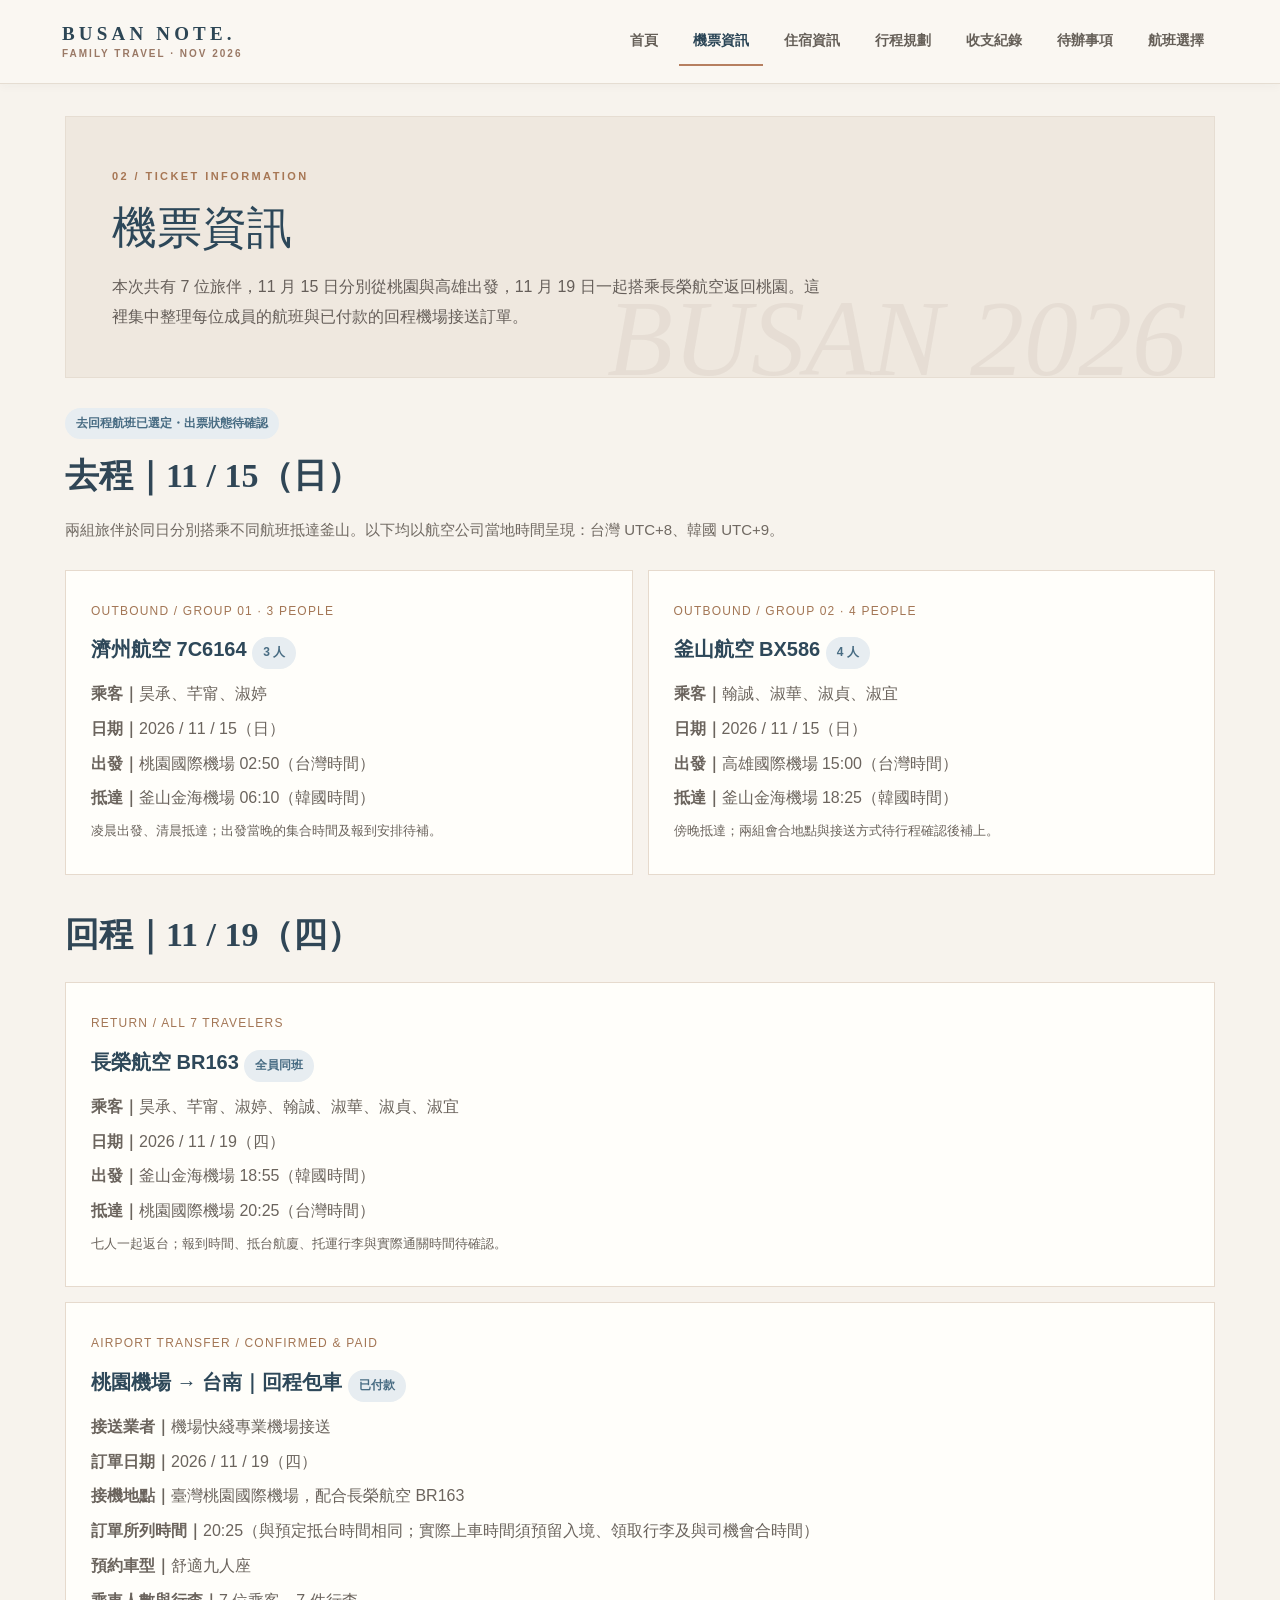
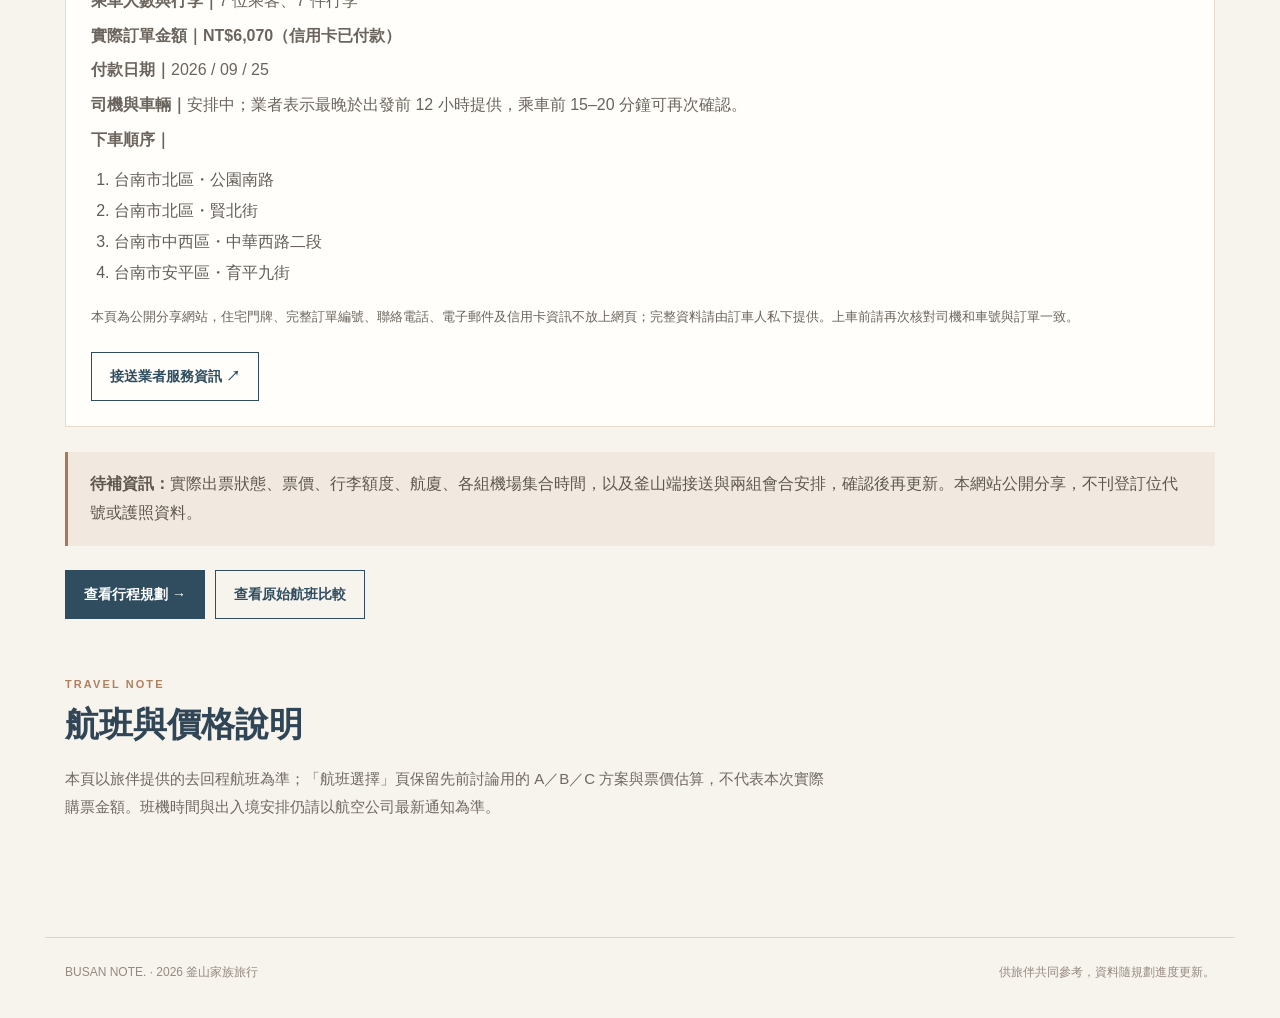
<file: tickets.html>
<!doctype html><html lang="zh-Hant"><head><meta charset="utf-8"><meta name="viewport" content="width=device-width,initial-scale=1"><meta name="description" content="2026 釜山家族旅行機票確認與集合資訊"><title>機票資訊｜2026 釜山家族旅行</title><link rel="stylesheet" href="site.css"></head><body><header class="site-nav"><div class="site-nav-inner"><a class="site-brand" href="index.html" aria-label="釜山家族旅行首頁"><strong>BUSAN NOTE.</strong><small>FAMILY TRAVEL · NOV 2026</small></a><nav class="site-links" aria-label="網站分頁"><a href="index.html">首頁</a><a href="tickets.html" aria-current="page">機票資訊</a><a href="stays.html">住宿資訊</a><a href="itinerary.html">行程規劃</a><a href="ledger.html">收支紀錄</a><a href="todo.html">待辦事項</a><a href="flights.html">航班選擇</a></nav></div></header>
<main class="site-container">
<div class="page-head"><span class="kicker">02 / TICKET INFORMATION</span><h1>機票資訊</h1><p>本次共有 7 位旅伴，11 月 15 日分別從桃園與高雄出發，11 月 19 日一起搭乘長榮航空返回桃園。這裡集中整理每位成員的航班與已付款的回程機場接送訂單。</p></div>
<section class="article-section" style="margin-top:30px">
<span class="status-chip blue">去回程航班已選定・出票狀態待確認</span>
<h2 class="section-title" style="margin-top:14px">去程｜11 / 15（日）</h2>
<p class="section-desc">兩組旅伴於同日分別搭乘不同航班抵達釜山。以下均以航空公司當地時間呈現：台灣 UTC+8、韓國 UTC+9。</p>
<div class="info-board">
<article class="info-cell">
<small>OUTBOUND / GROUP 01 · 3 PEOPLE</small><h3>濟州航空 7C6164 <span class="status-chip blue">3 人</span></h3>
<p><strong>乘客｜</strong>昊承、芊甯、淑婷</p>
<p><strong>日期｜</strong>2026 / 11 / 15（日）</p>
<p><strong>出發｜</strong>桃園國際機場 02:50（台灣時間）</p>
<p><strong>抵達｜</strong>釜山金海機場 06:10（韓國時間）</p>
<p class="note">凌晨出發、清晨抵達；出發當晚的集合時間及報到安排待補。</p>
</article>
<article class="info-cell">
<small>OUTBOUND / GROUP 02 · 4 PEOPLE</small><h3>釜山航空 BX586 <span class="status-chip blue">4 人</span></h3>
<p><strong>乘客｜</strong>翰誠、淑華、淑貞、淑宜</p>
<p><strong>日期｜</strong>2026 / 11 / 15（日）</p>
<p><strong>出發｜</strong>高雄國際機場 15:00（台灣時間）</p>
<p><strong>抵達｜</strong>釜山金海機場 18:25（韓國時間）</p>
<p class="note">傍晚抵達；兩組會合地點與接送方式待行程確認後補上。</p>
</article>
</div>
<h2 class="section-title" style="margin-top:37px">回程｜11 / 19（四）</h2>
<div class="info-board" style="grid-template-columns:minmax(0,1fr)">
<article class="info-cell">
<small>RETURN / ALL 7 TRAVELERS</small><h3>長榮航空 BR163 <span class="status-chip blue">全員同班</span></h3>
<p><strong>乘客｜</strong>昊承、芊甯、淑婷、翰誠、淑華、淑貞、淑宜</p>
<p><strong>日期｜</strong>2026 / 11 / 19（四）</p>
<p><strong>出發｜</strong>釜山金海機場 18:55（韓國時間）</p>
<p><strong>抵達｜</strong>桃園國際機場 20:25（台灣時間）</p>
<p class="note">七人一起返台；報到時間、抵台航廈、托運行李與實際通關時間待確認。</p>
</article>
<article class="info-cell">
<small>AIRPORT TRANSFER / CONFIRMED & PAID</small><h3>桃園機場 → 台南｜回程包車 <span class="status-chip blue">已付款</span></h3>
<p><strong>接送業者｜</strong>機場快綫專業機場接送</p>
<p><strong>訂單日期｜</strong>2026 / 11 / 19（四）</p>
<p><strong>接機地點｜</strong>臺灣桃園國際機場，配合長榮航空 BR163</p>
<p><strong>訂單所列時間｜</strong>20:25（與預定抵台時間相同；實際上車時間須預留入境、領取行李及與司機會合時間）</p>
<p><strong>預約車型｜</strong>舒適九人座</p>
<p><strong>乘車人數與行李｜</strong>7 位乘客、7 件行李</p>
<p><strong>實際訂單金額｜</strong><strong>NT$6,070（信用卡已付款）</strong></p>
<p><strong>付款日期｜</strong>2026 / 09 / 25</p>
<p><strong>司機與車輛｜</strong>安排中；業者表示最晚於出發前 12 小時提供，乘車前 15–20 分鐘可再次確認。</p>
<p><strong>下車順序｜</strong></p>
<ol style="padding-left:23px;margin:9px 0 16px;color:#625c56;line-height:1.95">
<li>台南市北區・公園南路</li>
<li>台南市北區・賢北街</li>
<li>台南市中西區・中華西路二段</li>
<li>台南市安平區・育平九街</li>
</ol>
<p class="note">本頁為公開分享網站，住宅門牌、完整訂單編號、聯絡電話、電子郵件及信用卡資訊不放上網頁；完整資料請由訂車人私下提供。上車前請再次核對司機和車號與訂單一致。</p>
<div class="link-row"><a class="btn-link outline" href="https://airportfrstcar.com/zh-TW/About/NewsDetail/AA120251111" target="_blank" rel="noopener noreferrer">接送業者服務資訊 ↗</a></div>
</article>
</div>
<div class="notice"><strong>待補資訊：</strong>實際出票狀態、票價、行李額度、航廈、各組機場集合時間，以及釜山端接送與兩組會合安排，確認後再更新。本網站公開分享，不刊登訂位代號或護照資料。</div>
<div class="link-row"><a class="btn-link" href="itinerary.html">查看行程規劃 →</a><a class="btn-link outline" href="flights.html">查看原始航班比較</a></div>
</section>
<section class="article-section"><div class="section-overline">TRAVEL NOTE</div><h2 class="section-title">航班與價格說明</h2><p class="section-desc">本頁以旅伴提供的去回程航班為準；「航班選擇」頁保留先前討論用的 A／B／C 方案與票價估算，不代表本次實際購票金額。班機時間與出入境安排仍請以航空公司最新通知為準。</p></section>
</main><footer class="site-footer"><span>BUSAN NOTE. · 2026 釜山家族旅行</span><span>供旅伴共同參考，資料隨規劃進度更新。</span></footer></body></html>
</file>
<file: site.css>
/* Busan Family Travel — shared editorial design */
:root{--paper:#f7f3ed;--cream:#fffdf9;--ink:#26333a;--muted:#736e68;--navy:#2a4556;--copper:#ab775a;--line:#e5dcd0}
*{box-sizing:border-box}
html{scroll-behavior:smooth}
body{margin:0;background:var(--paper);color:var(--ink);font-family:-apple-system,BlinkMacSystemFont,"Noto Sans TC","PingFang TC","Microsoft JhengHei",sans-serif;line-height:1.8}
a{color:inherit}
.site-nav{position:sticky;top:0;z-index:50;background:rgba(250,247,242,.96);border-bottom:1px solid #e5ddd2;backdrop-filter:blur(16px);box-shadow:0 2px 10px rgba(36,44,48,.035)}
.site-nav-inner{max-width:1200px;min-height:83px;margin:auto;padding:10px 22px;display:flex;align-items:center;justify-content:space-between;gap:24px}
.site-brand{flex:0 0 auto;text-decoration:none;display:grid;line-height:1.2;gap:2px;letter-spacing:.18em}
.site-brand strong{font-size:19px;color:#2d4655;font-family:Georgia,"Times New Roman",serif;letter-spacing:.22em;font-weight:600}
.site-brand small{font-size:10px;color:#9a7966;font-weight:700;letter-spacing:.20em}
.site-links{display:flex;align-items:center;gap:7px;overflow-x:auto;scrollbar-width:none}
.site-links::-webkit-scrollbar{display:none}
.site-links a{text-decoration:none;white-space:nowrap;padding:11px 14px;border-bottom:2px solid transparent;color:#655f58;font-size:14px;font-weight:650;transition:color .2s,border .2s}
.site-links a:hover{color:#2a4556}
.site-links a[aria-current="page"]{color:#2a4556;border-color:#b67f60}
.site-container{max-width:1190px;margin:auto;padding:32px 20px 70px}
.kicker{font-size:11px;letter-spacing:.22em;color:#a77755;font-weight:800}
.big-heading{font-family:Georgia,"Noto Serif TC","Songti TC",serif;letter-spacing:.045em;font-size:clamp(32px,4.8vw,60px);line-height:1.25;font-weight:550;margin:12px 0 20px;color:#2a4251}
.site-lead{font-size:16px;line-height:1.95;color:#615e5a}
.home-hero{display:grid;grid-template-columns:43% 57%;min-height:490px;background:#fdfaf6;border:1px solid #ede3d9;box-shadow:0 18px 40px rgba(82,73,65,.055);border-radius:6px;overflow:hidden}
.home-hero-copy{padding:58px 48px 42px;display:flex;flex-direction:column;justify-content:center;align-items:flex-start}
.home-hero-copy .big-heading{margin:17px 0 14px}
.home-hero-copy .site-lead{max-width:375px}
.home-eyebrow{border-bottom:1px solid #d0b39e;padding-bottom:12px;min-width:185px}
.home-hero-image{position:relative;min-height:490px;overflow:hidden;background:linear-gradient(135deg,#9db4bc,#456d82 68%,#304a5b)}
.home-hero-image img{display:block;width:100%;height:100%;min-height:490px;object-fit:cover;object-position:52% 45%;filter:saturate(.87) contrast(.98)}
.home-hero-image:after{content:"";position:absolute;inset:65% 0 0;background:linear-gradient(transparent,rgba(22,39,50,.69));pointer-events:none}
.home-image-caption{position:absolute;z-index:1;bottom:30px;left:33px;color:#fff;font-size:13px;letter-spacing:.12em;text-shadow:0 1px 3px rgba(0,0,0,.24)}
.home-image-caption small{display:block;font-size:10px;letter-spacing:.23em;color:#efe6da;margin-bottom:4px}
.trip-ribbon{display:grid;grid-template-columns:repeat(4,minmax(0,1fr));margin:18px 0 52px;background:#304a5c;color:#fff;border-radius:4px;overflow:hidden}
.trip-ribbon div{padding:20px 25px;border-right:1px solid rgba(255,255,255,.13)}
.trip-ribbon div:last-child{border:0}
.trip-ribbon small{display:block;font-size:11px;letter-spacing:.16em;color:#c9d8db}
.trip-ribbon strong{display:block;margin-top:4px;font-size:16px;font-weight:650}
.article-section{margin:56px 0 0}
.section-overline{font-size:11px;letter-spacing:.19em;color:#b0815f;font-weight:800;text-transform:uppercase}
.section-title{font-size:clamp(24px,3vw,34px);font-family:Georgia,"Noto Serif TC","Songti TC",serif;color:#304656;font-weight:600;line-height:1.35;margin:7px 0 17px}
.section-desc{color:#706962;max-width:760px;font-size:15px;line-height:1.9}
.divider-rule{height:1px;background:#ddd1c4;margin:40px 0}
.intro-layout{display:grid;grid-template-columns:1.1fr .9fr;gap:45px;align-items:start}
.intro-quote{margin:0;padding:28px 32px;background:#eee6db;border-left:3px solid #a97b5a;color:#435765;font-family:Georgia,"Noto Serif TC",serif;font-size:21px;line-height:1.8}
.region-grid{display:grid;grid-template-columns:repeat(2,minmax(0,1fr));gap:18px;margin-top:25px}
.region-card{border:1px solid #e8ddd0;background:rgba(255,255,255,.66);padding:23px 26px;min-height:175px;position:relative}
.region-card .number{font:italic 32px Georgia,serif;color:#cbb39e;float:right;line-height:1}
.region-card h3{font-size:19px;color:#2c4554;margin:0 0 5px}
.region-card .en{font-size:11px;letter-spacing:.13em;color:#a2765b;font-weight:750;text-transform:uppercase}
.region-card p{font-size:14px;color:#655d56;margin:12px 0 0;line-height:1.85}
.two-col{display:grid;grid-template-columns:1fr 1fr;gap:20px}
.soft-panel{background:#fffdf9;border:1px solid #e8ded3;padding:27px 29px;border-radius:3px}
.soft-panel h3{color:#2e485a;font-size:19px;margin:0 0 12px}
.soft-panel p{color:#69615a;margin:8px 0;line-height:1.9}
.soft-panel ul{padding-left:20px;margin:12px 0 0;color:#625c56}
.soft-panel li+li{margin-top:8px}
.weather-panel{display:grid;grid-template-columns:1.1fr .9fr;background:#e6ebec;overflow:hidden;margin-top:21px}
.weather-panel>div{padding:35px 37px}
.weather-numbers{display:grid;grid-template-columns:repeat(3,1fr);border-left:1px solid #d1d9d9;gap:0}
.weather-numbers>div{padding:30px 14px;text-align:center}
.weather-numbers span{display:block;color:#66757c;font-size:12px;margin-bottom:8px}
.weather-numbers strong{display:block;font:38px Georgia,serif;color:#2f5267}
.weather-numbers small{color:#73828b;font-size:11px}
.note{font-size:13px;color:#857b70;line-height:1.75}
.facts-grid{display:grid;grid-template-columns:repeat(4,1fr);gap:13px;margin-top:22px}
.fact{border-top:2px solid #a68069;background:#fffdf9;padding:20px}
.fact small{font-size:11px;color:#a4775b;letter-spacing:.13em}
.fact strong{display:block;color:#2d4958;font-size:19px;margin:8px 0}
.fact p{font-size:13px;color:#756d66;margin:0;line-height:1.8}
.notice{padding:18px 22px;border-left:3px solid #a9775b;background:#f1e9df;color:#5e584f;line-height:1.8}
.btn-link{display:inline-flex;align-items:center;gap:9px;background:#304d60;border:1px solid #304d60;color:white;text-decoration:none;padding:11px 18px;font-size:14px;font-weight:700;transition:background .2s}
.btn-link:hover{background:#456b82}
.btn-link.outline{background:transparent;color:#304d60}
.btn-link.outline:hover{background:#edf0ef}
.link-row{display:flex;gap:10px;flex-wrap:wrap;margin-top:24px}
.sources-list{font-size:12px;color:#8a8077;margin:0 0 20px}
.sources-list a{color:#5c7281;text-decoration:underline;text-underline-offset:3px}
.site-footer{max-width:1190px;margin:30px auto 0;padding:24px 20px 35px;border-top:1px solid #e0d5c8;font-size:12px;color:#948a80;display:flex;justify-content:space-between;gap:18px;flex-wrap:wrap}
.page-head{padding:44px 46px;background:#efe8df;border:1px solid #e6ddd2;position:relative;overflow:hidden}
.page-head:after{content:"BUSAN 2026";position:absolute;right:28px;bottom:-24px;font:italic 108px Georgia,serif;color:rgba(119,98,79,.075);white-space:nowrap;pointer-events:none}
.page-head h1{font:normal clamp(30px,4vw,45px) Georgia,"Noto Serif TC",serif;margin:8px 0 14px;color:#2c4759}
.page-head p{max-width:720px;color:#655e59;line-height:1.9;margin:0}
.status-chip{display:inline-block;padding:5px 11px;border-radius:100px;background:#f7e6d8;color:#986447;font-size:12px;font-weight:750}
.status-chip.blue{background:#e7edf1;color:#486c83}
.info-board{display:grid;grid-template-columns:repeat(2,minmax(0,1fr));gap:15px;margin:25px 0}
.info-cell{background:#fffefa;border:1px solid #e6dacd;padding:25px}
.info-cell small{font-size:12px;color:#a37655;letter-spacing:.1em}
.info-cell h3{color:#2e4859;font-size:20px;margin:7px 0 11px}
.info-cell p{margin:6px 0;color:#6b645d;line-height:1.8}
.day-list{display:grid;gap:12px;margin:26px 0}
.day{display:grid;grid-template-columns:145px 1fr auto;align-items:center;gap:24px;padding:20px 25px;background:#fffdf9;border:1px solid #e8dcd0}
.day-number{font:35px Georgia,serif;color:#496478}
.day-number small{display:block;font:11px -apple-system,BlinkMacSystemFont,"Noto Sans TC",sans-serif;letter-spacing:.15em;color:#a47a5d;margin-bottom:4px}
.day-content h3{margin:0 0 5px;font-size:17px;color:#314b5b}
.day-content p{margin:0;color:#77706a;font-size:14px}
.day-tag{font-size:12px;white-space:nowrap;color:#a27555;background:#f5ece2;padding:7px 10px;border-radius:999px}
.flight-page .container{padding-top:25px}
.flight-page .hero{margin-top:2px}
.flight-page .site-nav{font-family:-apple-system,BlinkMacSystemFont,"Noto Sans TC",sans-serif}
.flight-page .site-nav strong{font-weight:600}
.flight-page #flightTableTitle{scroll-margin-top:100px}
@media(max-width:850px){
 .site-nav-inner{flex-direction:column;align-items:stretch;gap:10px;padding:14px 14px 0}
 .site-brand{width:max-content}
 .site-links{margin:0 -6px;padding:0 6px;gap:3px}
 .site-links a{padding:9px 14px 12px}
 .site-container{padding:18px 13px 42px}
 .home-hero{grid-template-columns:1fr}
 .home-hero-copy{padding:32px 27px 28px}
 .home-hero-image,.home-hero-image img{min-height:280px;max-height:380px}
 .trip-ribbon{grid-template-columns:repeat(2,1fr);margin-bottom:40px}
 .trip-ribbon div{padding:15px 18px;border-bottom:1px solid rgba(255,255,255,.13)}
 .intro-layout,.two-col,.weather-panel{grid-template-columns:1fr}
 .weather-numbers{border-left:none;border-top:1px solid #d1d9d9}
 .facts-grid,.region-grid,.info-board{grid-template-columns:repeat(2,minmax(0,1fr))}
 .page-head{padding:34px 25px}
 .day{grid-template-columns:82px 1fr;gap:14px;padding:17px}
 .day-tag{grid-column:2;justify-self:start}
}
@media(max-width:480px){
 .site-links a{font-size:13px;padding:8px 11px 12px}
 .trip-ribbon strong{font-size:14px}
 .trip-ribbon div{padding:15px 12px}
 .facts-grid,.region-grid,.info-board{grid-template-columns:1fr}
 .soft-panel{padding:23px 22px}
 .weather-panel>div{padding:25px 22px}
 .weather-numbers strong{font-size:30px}
 .day-number{font-size:28px}
 .home-image-caption{left:20px;bottom:18px}
}


/* === Accommodation section only: retains existing site palette and typography === */
.stay-summary{display:grid;grid-template-columns:repeat(4,minmax(0,1fr));gap:14px;margin:24px 0 38px}
.stay-summary .info-cell{padding:21px 23px}
.stay-summary .info-cell strong{display:block;margin-top:5px;font:600 27px Georgia,"Noto Serif TC",serif;color:#304d60}
.stay-summary .info-cell small{letter-spacing:.11em}
.stay-entry{margin:38px 0 56px}
.stay-entry-head{display:flex;justify-content:space-between;align-items:end;gap:22px;flex-wrap:wrap;margin:0 0 18px}
.stay-entry-head .section-title{margin:6px 0}
.stay-entry-head .section-desc{margin:5px 0}
.stay-price{min-width:185px;text-align:right;border-top:2px solid #ab775a;padding-top:7px}
.stay-price small{font-size:12px;color:#a77755;letter-spacing:.08em}
.stay-price strong{display:block;font:600 35px Georgia,"Noto Serif TC",serif;color:#2c4c60;line-height:1.2}
.stay-price span{color:#86786a;font-size:12px}
.stay-gallery{background:#e5e0d7;border-radius:4px;position:relative;overflow:hidden}
.stay-gallery-view{display:flex;overflow-x:auto;scroll-snap-type:x mandatory;scrollbar-width:none;overscroll-behavior-x:contain}
.stay-gallery-view::-webkit-scrollbar{display:none}
.stay-gallery-item{scroll-snap-align:center;min-width:100%;margin:0;position:relative;aspect-ratio:16/7.5;background:linear-gradient(135deg,#d0d6d5,#7894a3);overflow:hidden}
.stay-gallery-item img{display:block;width:100%;height:100%;object-fit:cover;object-position:center}
.stay-gallery-item figcaption{position:absolute;bottom:0;left:0;right:0;color:#fff;background:linear-gradient(transparent,rgba(16,27,36,.82));padding:38px 24px 19px;font-size:13px;font-weight:650;letter-spacing:.05em}
.stay-gallery-headnote{position:absolute;z-index:2;top:13px;left:15px;background:rgba(250,247,242,.94);border:1px solid rgba(223,213,203,.8);padding:5px 11px;color:#6f655d;font-size:12px;font-weight:700}
.stay-gallery-controls{position:absolute;z-index:2;bottom:17px;right:18px;display:flex;align-items:center;gap:10px;color:white}
.stay-gallery-controls button{border:1px solid rgba(255,255,255,.6);width:33px;height:33px;display:grid;place-items:center;border-radius:50%;background:rgba(20,37,50,.42);color:white;cursor:pointer;font-size:19px}
.stay-gallery-controls button:disabled{opacity:.40;cursor:default}
.stay-gallery-count{font-size:12px;min-width:38px;text-align:center;text-shadow:0 1px 2px #243745}
.stay-meta{display:grid;grid-template-columns:repeat(4,minmax(0,1fr));margin:15px 0 20px;border:1px solid #e5dacc;background:#fffdf9}
.stay-meta div{padding:14px 20px;border-right:1px solid #e5dacc}
.stay-meta div:last-child{border-right:0}
.stay-meta small{display:block;color:#a57b61;font-size:11px;letter-spacing:.11em;margin-bottom:2px}
.stay-meta strong{font-size:15px;font-weight:650;color:#3a4c57}
.stay-subtitle{margin:29px 0 14px;color:#344f5e;font-size:22px;font-weight:700}
.stay-places{display:grid;grid-template-columns:repeat(2,minmax(0,1fr));gap:13px}
.stay-place{background:#fffdf9;border:1px solid #e8ded3;padding:19px 21px;display:flex;flex-direction:column;gap:6px;align-items:flex-start}
.stay-place small{letter-spacing:.11em;color:#ad7e5f;font-size:11px;font-weight:750}
.stay-place strong{color:#2c4555;font-size:17px}
.stay-place p{font-size:13px;color:#6a645d;line-height:1.8;margin:0}
.stay-place a{font-size:13px;color:#375d73;text-underline-offset:3px;margin-top:auto}
.stay-info{color:#6f6860;font-size:14px;line-height:1.85}
.stay-info ul{padding-left:21px}
.stay-info li+li{margin-top:8px}
.stay-gallery-foot{font-size:12px;color:#81776e;line-height:1.8;margin:12px 0}
.stay-pending{background:#f4ede5;border-left:3px solid #b18c70;color:#685d55;padding:16px 19px;line-height:1.85;margin:18px 0}
.stay-gallery-view:focus-visible{outline:3px solid #ab775a;outline-offset:-3px}
@media(max-width:900px){.stay-summary,.stay-meta{grid-template-columns:repeat(2,minmax(0,1fr))}.stay-meta div:nth-child(2){border-right:0}.stay-meta div:nth-child(-n+2){border-bottom:1px solid #e5dacc}}
@media(max-width:620px){.stay-summary,.stay-places{grid-template-columns:1fr}.stay-entry-head{display:block}.stay-price{text-align:left;margin-top:17px}.stay-gallery-item{aspect-ratio:4/3}.stay-meta div{padding:12px 14px}.stay-gallery-item figcaption{padding:40px 15px 13px;font-size:12px}.stay-gallery-controls{right:12px;bottom:12px}.stay-gallery-headnote{font-size:11px;left:11px;top:11px}}

/* Navigation contract: keep the historical flight-comparison link at the end,
   even when later pages are appended to an existing menu. */
.site-links>a[href="flights.html"]{order:999}


/* Accommodation date tabs */
.stay-tabs-toolbar{
  position:sticky;
  top:72px;
  z-index:18;
  margin:22px 0 24px;
  padding:9px;
  border:1px solid #ded3c7;
  background:rgba(250,247,242,.96);
  backdrop-filter:blur(10px);
  -webkit-backdrop-filter:blur(10px);
}
.stay-tabs{
  display:grid;
  grid-template-columns:repeat(2,minmax(0,1fr));
  gap:8px;
}
.stay-tab{
  min-width:0;
  border:1px solid transparent;
  background:transparent;
  color:#71685f;
  padding:12px 16px;
  text-align:left;
  cursor:pointer;
  font:inherit;
  transition:background .18s ease,border-color .18s ease,color .18s ease;
}
.stay-tab span{
  display:block;
  margin-bottom:3px;
  color:#9a725b;
  font-size:10px;
  line-height:1.2;
  letter-spacing:.12em;
  font-weight:800;
}
.stay-tab strong{
  display:block;
  color:inherit;
  font-size:14px;
  line-height:1.45;
}
.stay-tab:hover{
  background:#fffdf9;
  border-color:#ded2c5;
}
.stay-tab.active{
  background:#fffdf9;
  border-color:#baa18d;
  color:#304d5e;
  box-shadow:0 3px 14px rgba(75,63,53,.06);
}
.stay-tab:focus-visible{
  outline:3px solid rgba(63,100,119,.20);
  outline-offset:2px;
}
.stay-panel[hidden]{display:none!important}

@media(max-width:680px){
  .stay-tabs-toolbar{
    top:61px;
    margin:18px 0 20px;
    padding:7px;
  }
  .stay-tabs{gap:6px}
  .stay-tab{padding:10px 11px}
  .stay-tab strong{font-size:12px}
  .stay-tab span{font-size:9px}
}


/* Home trip details, weather snapshot, currency rates · 2026-10-31 */
.trip-ribbon .ribbon-detail{display:block;font-size:11px;font-weight:400;line-height:1.6;letter-spacing:.02em;color:#dae5e8;margin-top:5px}
.trip-ribbon strong{overflow-wrap:anywhere}
.travel-update-panel{margin:22px 0 24px;border:1px solid #d8e2e4;border-radius:16px;background:#f6f9f8;padding:24px}
.travel-update-header,.fx-panel-head{display:flex;align-items:flex-start;justify-content:space-between;gap:16px;margin-bottom:19px}
.travel-update-header h3,.fx-panel-head h3{font-size:21px;color:#294b5d;margin:6px 0 0}
.travel-update-date,.fx-date{white-space:nowrap;font-size:11px;letter-spacing:.03em;color:#70828b}
.travel-update-grid{display:grid;grid-template-columns:repeat(3,minmax(0,1fr));gap:12px}
.travel-update-item{border:1px solid #e1e9e9;border-radius:12px;background:white;padding:18px 17px;min-width:0}
.travel-update-item small,.fx-panel-grid small{display:block;letter-spacing:.08em;color:#758793;font-size:10px;font-weight:700}
.travel-update-item strong,.fx-panel-grid strong{display:block;color:#294e5f;font-size:21px;line-height:1.35;margin-top:10px}
.travel-update-item p,.fx-panel-grid p{font-size:13px;color:#5d6c75;line-height:1.8;margin:8px 0 0}
.travel-update-source{font-size:12px;color:#6c7c85;line-height:1.75;margin:14px 0 0}
.travel-update-source a{color:#2d617b;text-decoration:underline;text-underline-offset:2px}
.fx-panel{background:#f0f5f5;border:1px solid #d6e1e3;border-radius:16px;padding:24px;margin-top:22px}
.fx-panel-grid{display:grid;grid-template-columns:repeat(2,minmax(0,1fr));gap:12px}
.fx-panel-grid>div{background:#fff;border:1px solid #e1e8e8;border-radius:12px;padding:18px}
@media(max-width:850px){.travel-update-grid{grid-template-columns:repeat(2,minmax(0,1fr))}.travel-update-item:last-child{grid-column:1/-1}}
@media(max-width:600px){.travel-update-panel,.fx-panel{padding:17px}.travel-update-grid,.fx-panel-grid{grid-template-columns:1fr}.travel-update-item:last-child{grid-column:auto}.travel-update-header,.fx-panel-head{display:block}.travel-update-date,.fx-date{display:block;margin-top:7px}.travel-update-item strong,.fx-panel-grid strong{font-size:19px}.trip-ribbon .ribbon-detail{font-size:10px}}
</file>
<file: flights.css>
/* Flight comparisons — BUSAN NOTE. Shared editorial look.
   All selectors are scoped; the site-wide visual identity lives in site.css. */
.flight-main{padding-bottom:65px}
.flight-main .page-head{margin:4px 0 30px}
.flight-main .page-head .kicker{display:block}
.flight-main .page-head p{max-width:850px}
.flight-intro-meta{display:flex;gap:8px 10px;flex-wrap:wrap;margin-top:21px;position:relative;z-index:1}
.flight-intro-meta span{display:inline-flex;align-items:center;background:rgba(255,253,249,.70);border:1px solid #daccbf;padding:6px 12px;font-size:12px;font-weight:650;color:#735e4e}
.flight-main .flight-context{display:flex;justify-content:space-between;align-items:center;gap:15px;flex-wrap:wrap;margin:23px 0 0;padding:15px 20px;background:#fffefa;border:1px solid #e6dacd;border-left:3px solid #a9775b}
.flight-context p{margin:0;font-size:13px;color:#695f58;line-height:1.8}
.flight-context a{font-size:13px;color:#31586c;text-decoration:underline;text-underline-offset:3px;font-weight:750}
.flight-section{margin-top:39px}
.flight-section-heading{margin-bottom:18px}
.flight-section-heading .section-title{margin-bottom:8px}
.flight-section-heading .section-desc{margin:0;max-width:900px}
.flight-main .cards{display:grid;grid-template-columns:repeat(3,minmax(0,1fr));gap:15px}
.flight-main .card{display:flex;flex-direction:column;position:relative;background:#fffdf9;border:1px solid #e4d8ca;border-top:3px solid #c4aa8f;padding:22px 20px 19px;cursor:pointer;transition:border-color .16s,box-shadow .16s,transform .16s;box-shadow:0 8px 18px rgba(74,64,55,.035);min-width:0}
.flight-main .card:hover{border-color:#9eb0b5;box-shadow:0 12px 26px rgba(48,69,78,.08);transform:translateY(-2px)}
.flight-main .card:focus-visible,.flight-main button:focus-visible{outline:3px solid #7ca0b3;outline-offset:3px}
.flight-main .card.selected{border-color:#46677a;border-top:3px solid #46677a;background:#f8fbfa;box-shadow:0 11px 25px rgba(48,79,90,.10)}
.flight-main .card.selected:after{content:"已選擇";position:absolute;right:15px;top:17px;background:#e1eaf0;color:#35546a;font-size:11px;font-weight:750;padding:4px 9px}
.flight-main .tag{display:inline-block;width:max-content;margin:0 0 13px;font-size:11px;letter-spacing:.08em;font-weight:750;padding:4px 10px;background:#f3e9de;color:#936d4f}
.flight-main .tag.green{background:#e9f0eb;color:#557365}
.flight-main .tag.blue{background:#e7edf1;color:#486c83}
.flight-main .tag.orange{background:#f4e8dc;color:#a4764f}
.flight-main .card h3{font-size:19px;font-weight:650;line-height:1.5;color:#2e4a5c;margin:0 0 6px;padding-right:10px}
.flight-main .card .route{font-size:12px;color:#8b786b;letter-spacing:.015em;margin:0 0 12px}
.flight-main .scheme-price{border-top:1px solid #e7dcd1;border-bottom:1px solid #e7dcd1;padding:13px 0;margin:0 0 13px}
.flight-main .price-line,.flight-main .price-total{display:flex;align-items:baseline;justify-content:space-between;gap:8px;font-size:13px;color:#6d675f}
.flight-main .price-line+.price-line{margin-top:6px}
.flight-main .price-line strong{font-size:13px;color:#344a57;font-weight:700;white-space:nowrap}
.flight-main .price-total{margin-top:10px;padding-top:9px;border-top:1px dashed #dbccbd}
.flight-main .price-total strong{color:#2d5165;font-size:21px;font-weight:750;letter-spacing:-.03em;white-space:nowrap}
.flight-main .time{font-size:15px;line-height:1.95;font-weight:700;color:#304c5b;background:#f2efe9;padding:11px 13px;margin:0 0 15px}
.flight-main .card ul{margin:auto 0 0;padding-left:19px;font-size:13px;line-height:1.85;color:#6d645d}
.flight-main .card ul li+li{margin-top:4px}
.flight-table-top{margin-top:43px}
.flight-main .selected-scheme-status{display:inline-flex;max-width:100%;padding:8px 13px;font-size:12px;line-height:1.7;color:#70685f;border:1px solid #e2d8cd;background:#f1ebe3;margin:4px 0 14px}
.flight-main .selected-scheme-status.active{background:#eaf1f3;color:#365b70;border-color:#c8d8df;font-weight:650}
.flight-main .tabs{display:flex;flex-wrap:wrap;gap:8px;margin:10px 0 15px}
.flight-main .filters{display:flex;gap:8px;flex-wrap:wrap;margin:0 0 15px}
.flight-main button{appearance:none;font:650 13px/1.5 -apple-system,BlinkMacSystemFont,"Noto Sans TC","PingFang TC","Microsoft JhengHei",sans-serif;white-space:nowrap;border:1px solid #e0d3c5;color:#605950;background:#fffdf9;padding:8px 13px;cursor:pointer;transition:background .15s,border .15s,color .15s}
.flight-main button:hover{border-color:#7c9aaa;color:#315268}
.flight-main button.active{background:#304d60;color:#fff;border-color:#304d60}
.flight-main .tabs button{padding:11px 16px;font-size:13px;letter-spacing:.03em}
.flight-main .tabs button.active{box-shadow:inset 0 -2px 0 #d1a686}
.flight-main .filters:before{content:"篩選";align-self:center;margin-right:4px;color:#98775e;font-size:11px;font-weight:800;letter-spacing:.12em}
.flight-main .filters .type-filter[data-type="ALL"]{margin-left:12px}
.flight-main .fare-note{background:#f0e9df;border-left:3px solid #b18b70;color:#6c6259;padding:13px 16px;font-size:12px;line-height:1.9;margin:14px 0 18px}
.flight-main .date-panel{display:none}
.flight-main .date-panel.active{display:block}
.flight-main .table-wrap{width:100%;overflow-x:auto;overscroll-behavior-x:contain;border:1px solid #e4d9ce;background:#fffefa}
.flight-main table{width:100%;border-collapse:collapse;min-width:925px;font-size:13px;line-height:1.6}
.flight-main th,.flight-main td{text-align:left;vertical-align:middle;padding:12px 11px;border-bottom:1px solid #ece2d8}
.flight-main th{font-size:12px;color:#796959;background:#f1ebe3;white-space:nowrap;font-weight:750}
.flight-main tr:last-child td{border-bottom:0}
.flight-main tbody tr:nth-child(even) td{background:#fdfaf5}
.flight-main tbody tr:hover td{background:#f1f5f5}
.flight-main .airline{font-weight:700;color:#324d5d;white-space:nowrap}
.flight-main .flight{font-family:ui-monospace,Menlo,Consolas,monospace;font-weight:750;color:#304e63;white-space:nowrap}
.flight-main .fare{white-space:nowrap;font-weight:700;color:#34566b}
.flight-main .badge{display:inline-block;padding:3px 8px;font-size:11px;white-space:nowrap;font-weight:700}
.flight-main .badge.fsc{background:#e9f0f3;color:#47697e}
.flight-main .badge.lcc{background:#f5eadd;color:#a16a42}
.flight-main .badge.airport{background:#f1eee8;color:#746658}
.flight-main tr.scheme-highlight td,.flight-main tbody tr.scheme-highlight:nth-child(even) td{background:#f6eee1!important;box-shadow:inset 0 1px 0 #d2b79a,inset 0 -1px 0 #d2b79a}
.flight-main tr.scheme-highlight td:first-child{box-shadow:inset 4px 0 0 #8b6b52,inset 0 1px 0 #d2b79a,inset 0 -1px 0 #d2b79a}
.flight-main .sources{background:#fffefa;border:1px solid #e6dacd;padding:24px 27px;color:#695f57;font-size:13px;line-height:1.95}
.flight-main .sources p{margin:0 0 10px}
.flight-main .sources ul{padding-left:21px;margin:10px 0}
.flight-main .sources li+li{margin-top:6px}
.flight-main .sources .small{font-size:12px;color:#8a7b6e}
.flight-main .archive-note{font-size:12px;color:#92745f;margin:18px 0 0}
.flight-main #flightTableTitle{scroll-margin-top:108px}
@media(max-width:980px){.flight-main .cards{grid-template-columns:repeat(2,minmax(0,1fr))}}
@media(max-width:720px){
 .flight-main .page-head{margin-bottom:18px}
 .flight-main .cards{grid-template-columns:1fr}
 .flight-main .card{padding:19px 18px}
 .flight-main .flight-context{padding:12px 15px}
 .flight-main .flight-section{margin-top:31px}
 .flight-main .tabs button{flex:1 1 calc(50% - 8px);padding:11px 8px}
 .flight-main .filters:before{flex:0 0 100%;margin-bottom:0}
 .flight-main .filters .type-filter[data-type="ALL"]{margin-left:0}
 .flight-main .table-wrap{overflow:visible;border:0;background:none}
 .flight-main table{display:block;min-width:0;width:100%}
 .flight-main thead{display:none}
 .flight-main tbody{display:grid;gap:10px}
 .flight-main tbody tr{display:grid;grid-template-columns:1fr 1fr;gap:6px 12px;padding:14px 16px;background:#fffefa;border:1px solid #e5dacf}
 .flight-main tbody td,.flight-main tbody tr:nth-child(even) td{display:block;min-width:0;padding:0;border:0!important;background:transparent!important;box-shadow:none!important;font-size:12px}
 .flight-main tbody td:before{display:block;font-size:10px;font-weight:700;color:#9e8774;letter-spacing:.04em;margin-bottom:2px}
 .flight-main tbody td:nth-child(1){grid-column:1}
 .flight-main tbody td:nth-child(1):before{content:"航空"}
 .flight-main tbody td:nth-child(2){grid-column:2;justify-self:end}
 .flight-main tbody td:nth-child(2):before{content:"類型"}
 .flight-main tbody td:nth-child(3):before{content:"機場"}
 .flight-main tbody td:nth-child(4):before{content:"航班"}
 .flight-main tbody td:nth-child(5):before{content:"起飛"}
 .flight-main tbody td:nth-child(6):before{content:"抵達"}
 .flight-main tbody td:nth-child(7){grid-column:1/-1;padding-top:9px;border-top:1px solid #e8dccc!important}
 .flight-main tbody td:nth-child(7):before{content:"預估單程票價"}
 .flight-main tbody td:nth-child(8){grid-column:1/-1;color:#7f7368}
 .flight-main tbody td:nth-child(8):before{content:"班表備註"}
 .flight-main tbody tr.scheme-highlight{border:2px solid #b18f6f;background:#faf5ed!important}
 .flight-main tbody tr.scheme-highlight td{box-shadow:none!important}
 .flight-main .sources{padding:20px 17px}
}
@media(prefers-reduced-motion:reduce){.flight-main .card{transition:none}.flight-main .card:hover{transform:none}}
</file>
